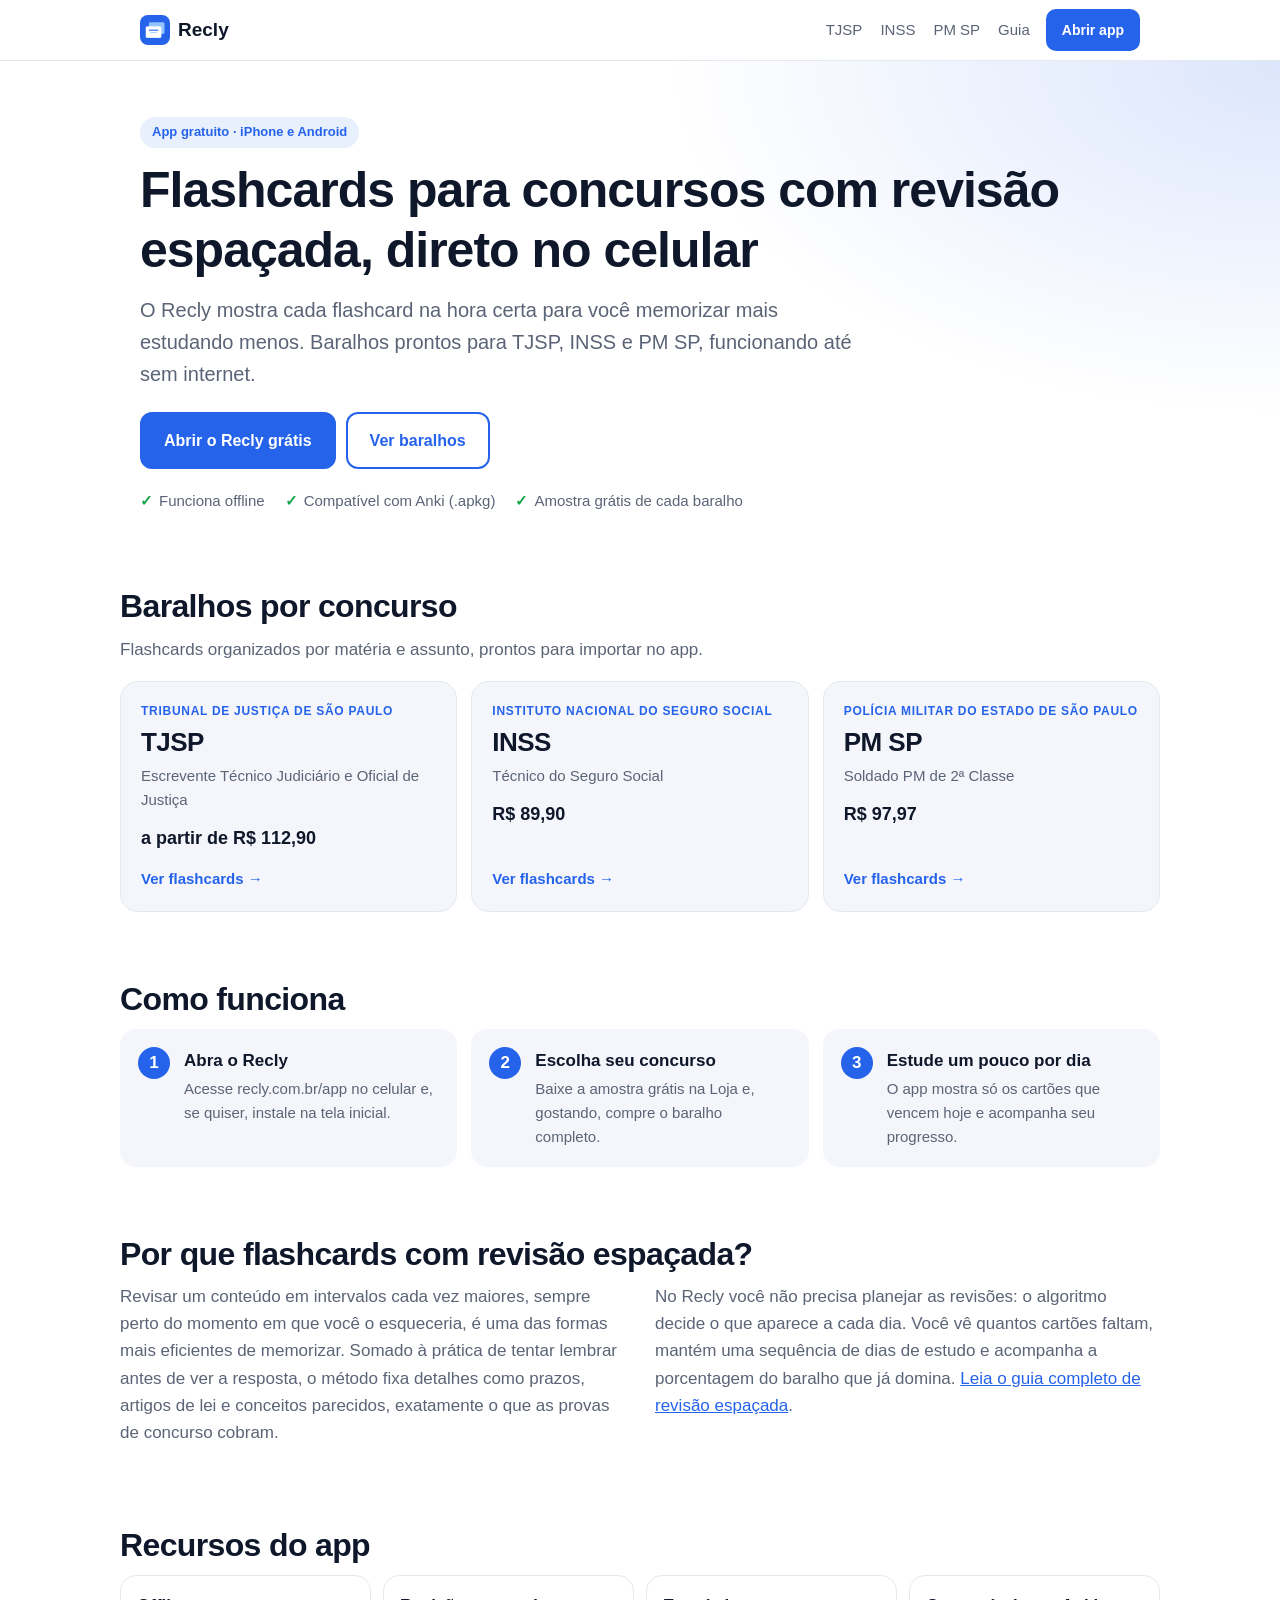
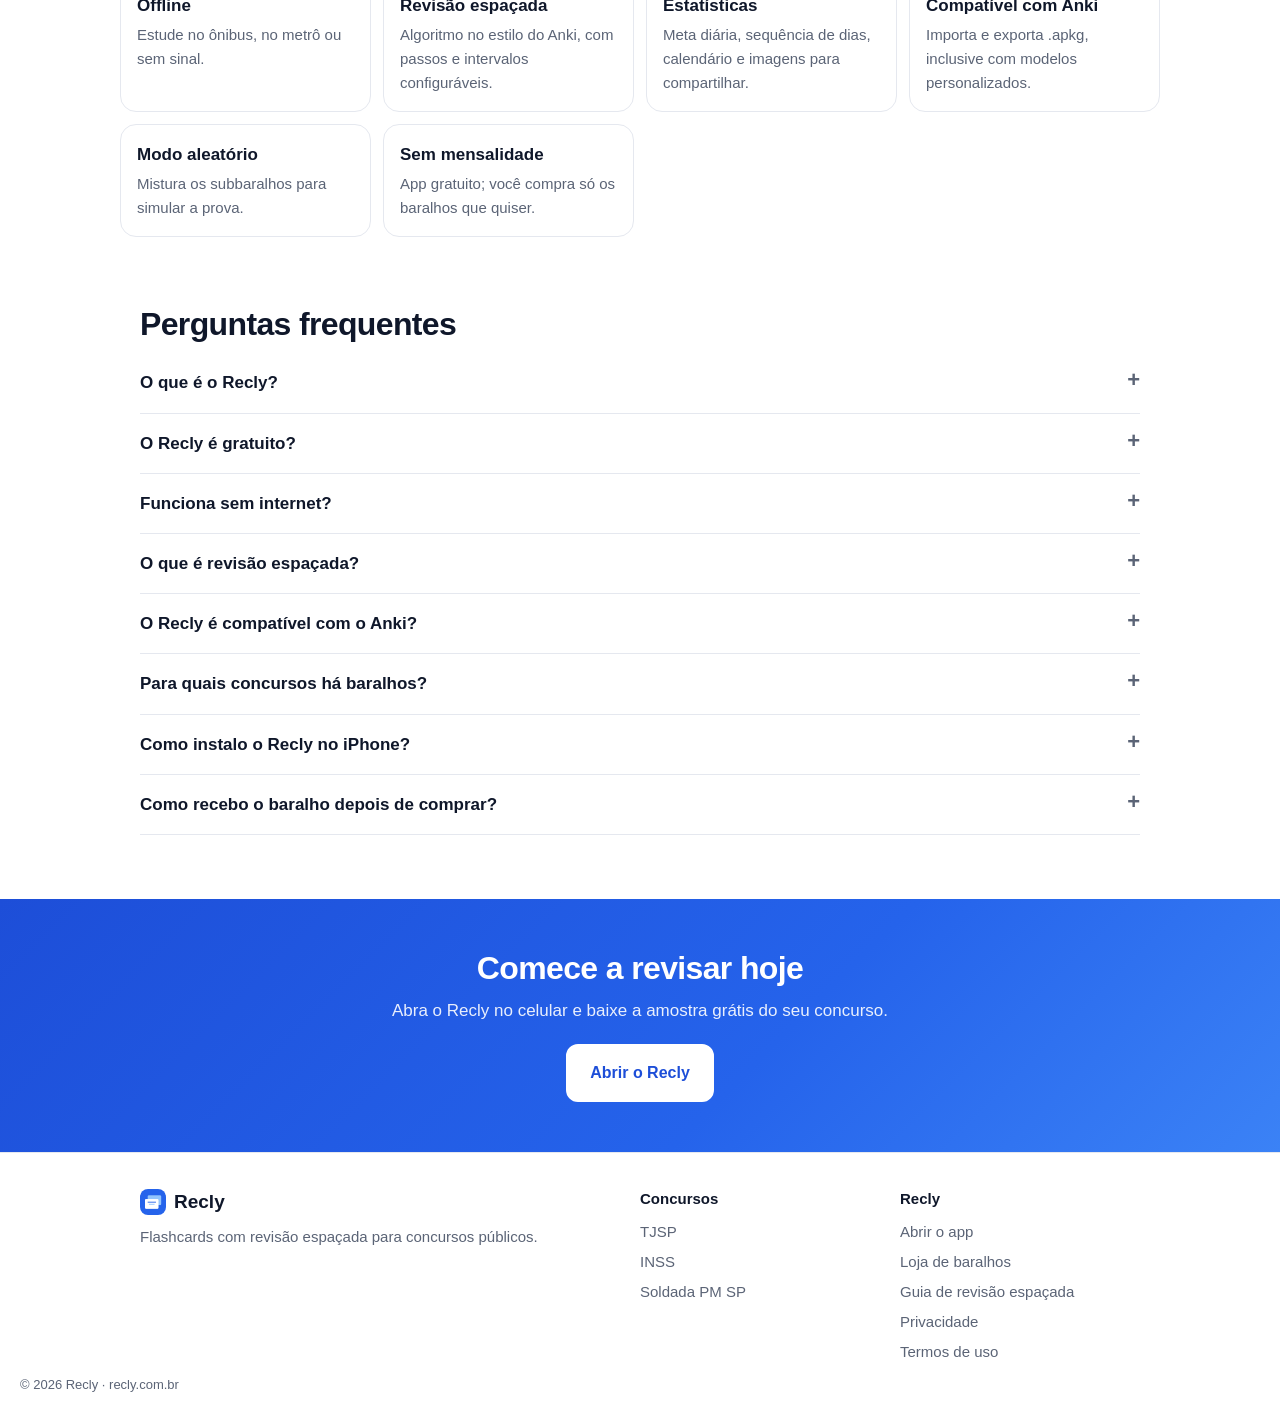
<file: index.html>
<!doctype html>
<html lang="pt-BR">
<head>
<meta charset="utf-8">
<meta name="viewport" content="width=device-width,initial-scale=1">
<title>Recly: flashcards para concursos com revisão espaçada (TJSP, INSS, PM SP)</title>
<meta name="description" content="App gratuito de flashcards com revisão espaçada para concursos públicos. Baralhos prontos para TJSP, INSS e PM SP, no iPhone e Android, offline. Baixe a amostra grátis.">
<link rel="canonical" href="https://recly.com.br/">
<meta name="robots" content="index,follow,max-image-preview:large">
<meta name="theme-color" content="#2563eb">
<meta property="og:type" content="website"><meta property="og:locale" content="pt_BR"><meta property="og:site_name" content="Recly">
<meta property="og:title" content="Recly: flashcards para concursos com revisão espaçada (TJSP, INSS, PM SP)"><meta property="og:description" content="App gratuito de flashcards com revisão espaçada para concursos públicos. Baralhos prontos para TJSP, INSS e PM SP, no iPhone e Android, offline. Baixe a amostra grátis.">
<meta property="og:url" content="https://recly.com.br/"><meta property="og:image" content="https://recly.com.br/og-recly.png">
<meta property="og:image:width" content="1200"><meta property="og:image:height" content="630">
<meta name="twitter:card" content="summary_large_image">
<link rel="icon" type="image/png" href="/icon-192.png"><link rel="apple-touch-icon" href="/apple-touch-icon.png">
<link rel="stylesheet" href="/assets/site.css">
<script type="application/ld+json">
{
 "@context": "https://schema.org",
 "@graph": [
  {
   "@type": "Organization",
   "@id": "https://recly.com.br/#org",
   "name": "Recly",
   "url": "https://recly.com.br/",
   "logo": "https://recly.com.br/icon-512.png"
  },
  {
   "@type": "WebSite",
   "@id": "https://recly.com.br/#site",
   "name": "Recly",
   "url": "https://recly.com.br/",
   "inLanguage": "pt-BR",
   "publisher": {
    "@id": "https://recly.com.br/#org"
   }
  },
  {
   "@type": "SoftwareApplication",
   "@id": "https://recly.com.br/#app",
   "name": "Recly",
   "url": "https://recly.com.br/app/",
   "applicationCategory": "EducationalApplication",
   "operatingSystem": "iOS, Android, Web",
   "description": "App de flashcards com revisão espaçada para estudar para concursos públicos no celular, offline e compatível com baralhos do Anki (.apkg).",
   "offers": {
    "@type": "Offer",
    "price": "0",
    "priceCurrency": "BRL"
   },
   "publisher": {
    "@id": "https://recly.com.br/#org"
   },
   "inLanguage": "pt-BR"
  },
  {
   "@type": "FAQPage",
   "mainEntity": [
    {
     "@type": "Question",
     "name": "O que é o Recly?",
     "acceptedAnswer": {
      "@type": "Answer",
      "text": "O Recly é um app de flashcards com revisão espaçada para estudar para concursos públicos no celular. Ele funciona no iPhone e no Android, direto do navegador, e pode ser instalado na tela inicial como um app."
     }
    },
    {
     "@type": "Question",
     "name": "O Recly é gratuito?",
     "acceptedAnswer": {
      "@type": "Answer",
      "text": "Sim, o app é gratuito. Os baralhos prontos de cada concurso são vendidos na Loja do app, e cada um tem uma amostra grátis para você experimentar antes de comprar."
     }
    },
    {
     "@type": "Question",
     "name": "Funciona sem internet?",
     "acceptedAnswer": {
      "@type": "Answer",
      "text": "Sim. Depois de importar um baralho, você estuda totalmente offline. A internet só é necessária para abrir o app pela primeira vez e para comprar ou baixar baralhos."
     }
    },
    {
     "@type": "Question",
     "name": "O que é revisão espaçada?",
     "acceptedAnswer": {
      "@type": "Answer",
      "text": "É um método de estudo em que cada conteúdo é revisado em intervalos cada vez maiores, sempre perto do momento em que você o esqueceria. Isso reforça a memória com menos tempo de estudo."
     }
    },
    {
     "@type": "Question",
     "name": "O Recly é compatível com o Anki?",
     "acceptedAnswer": {
      "@type": "Answer",
      "text": "Sim. O Recly importa e exporta baralhos no formato .apkg do Anki, incluindo modelos de cartão personalizados."
     }
    },
    {
     "@type": "Question",
     "name": "Para quais concursos há baralhos?",
     "acceptedAnswer": {
      "@type": "Answer",
      "text": "Atualmente há baralhos para os concursos do TJSP, do INSS e de Soldado da PM SP. Novos baralhos aparecem na Loja do app."
     }
    },
    {
     "@type": "Question",
     "name": "Como instalo o Recly no iPhone?",
     "acceptedAnswer": {
      "@type": "Answer",
      "text": "Abra recly.com.br/app no Safari, toque em Compartilhar e depois em “Adicionar à Tela de Início”. O app também tem, na aba Mais, um guia com esse passo a passo."
     }
    },
    {
     "@type": "Question",
     "name": "Como recebo o baralho depois de comprar?",
     "acceptedAnswer": {
      "@type": "Answer",
      "text": "Após o pagamento você recebe o arquivo do baralho (.apkg). Salve-o no celular e toque em “Importar” no Recly."
     }
    }
   ]
  }
 ]
}
</script>
</head>
<body>
<header class="nav"><div class="wrap">
<a class="logo" href="/"><img src="/icon-192.png" alt="" width="30" height="30">Recly</a>
<nav class="links"><a href="/concursos/tjsp/">TJSP</a><a href="/concursos/inss/">INSS</a><a href="/concursos/pmsp/">PM SP</a><a href="/guia/revisao-espacada-para-concursos/">Guia</a></nav>
<a class="btn sm" href="/app/">Abrir app</a>
</div></header>
<main>

<section class="hero"><div class="wrap">
<span class="pill">App gratuito · iPhone e Android</span>
<h1>Flashcards para concursos com revisão espaçada, direto no celular</h1>
<p class="lead">O Recly mostra cada flashcard na hora certa para você memorizar mais estudando menos. Baralhos prontos para TJSP, INSS e PM SP, funcionando até sem internet.</p>
<div class="cta"><a class="btn" href="/app/">Abrir o Recly grátis</a><a class="btn ghost" href="#concursos">Ver baralhos</a></div>
<ul class="ticks"><li>Funciona offline</li><li>Compatível com Anki (.apkg)</li><li>Amostra grátis de cada baralho</li></ul>
</div></section>
<section class="sec wrap" id="concursos"><h2>Baralhos por concurso</h2>
<p class="sub">Flashcards organizados por matéria e assunto, prontos para importar no app.</p>
<div class="cgrid"><a class="ccard" href="/concursos/tjsp/" data-match="tjsp|TJSP|Tribunal de Justi">
<span class="ck">Tribunal de Justiça de São Paulo</span><h3>TJSP</h3><p>Escrevente Técnico Judiciário e Oficial de Justiça</p>
<span class="cprice" data-price></span><span class="more">Ver flashcards →</span></a><a class="ccard" href="/concursos/inss/" data-match="inss|INSS|Seguro Social">
<span class="ck">Instituto Nacional do Seguro Social</span><h3>INSS</h3><p>Técnico do Seguro Social</p>
<span class="cprice" data-price></span><span class="more">Ver flashcards →</span></a><a class="ccard" href="/concursos/pmsp/" data-match="pmsp|PMSP|PM ?SP|Pol[ií]cia Militar|Soldado">
<span class="ck">Polícia Militar do Estado de São Paulo</span><h3>PM SP</h3><p>Soldado PM de 2ª Classe</p>
<span class="cprice" data-price></span><span class="more">Ver flashcards →</span></a></div></section>
<section class="sec wrap"><h2>Como funciona</h2><ol class="steps">
<li><b>Abra o Recly</b><span>Acesse recly.com.br/app no celular e, se quiser, instale na tela inicial.</span></li>
<li><b>Escolha seu concurso</b><span>Baixe a amostra grátis na Loja e, gostando, compre o baralho completo.</span></li>
<li><b>Estude um pouco por dia</b><span>O app mostra só os cartões que vencem hoje e acompanha seu progresso.</span></li>
</ol></section>
<section class="sec wrap"><h2>Por que flashcards com revisão espaçada?</h2>
<div class="two"><p>Revisar um conteúdo em intervalos cada vez maiores, sempre perto do momento em que você o esqueceria, é uma das formas mais eficientes de memorizar. Somado à prática de tentar lembrar antes de ver a resposta, o método fixa detalhes como prazos, artigos de lei e conceitos parecidos, exatamente o que as provas de concurso cobram.</p>
<p>No Recly você não precisa planejar as revisões: o algoritmo decide o que aparece a cada dia. Você vê quantos cartões faltam, mantém uma sequência de dias de estudo e acompanha a porcentagem do baralho que já domina. <a href="/guia/revisao-espacada-para-concursos/">Leia o guia completo de revisão espaçada</a>.</p></div></section>
<section class="sec wrap"><h2>Recursos do app</h2><div class="feat">
<div><b>Offline</b><span>Estude no ônibus, no metrô ou sem sinal.</span></div>
<div><b>Revisão espaçada</b><span>Algoritmo no estilo do Anki, com passos e intervalos configuráveis.</span></div>
<div><b>Estatísticas</b><span>Meta diária, sequência de dias, calendário e imagens para compartilhar.</span></div>
<div><b>Compatível com Anki</b><span>Importa e exporta .apkg, inclusive com modelos personalizados.</span></div>
<div><b>Modo aleatório</b><span>Mistura os subbaralhos para simular a prova.</span></div>
<div><b>Sem mensalidade</b><span>App gratuito; você compra só os baralhos que quiser.</span></div>
</div></section>
<div class="wrap"><section class="sec" id="perguntas"><h2>Perguntas frequentes</h2><div class="faq"><details><summary>O que é o Recly?</summary><p>O Recly é um app de flashcards com revisão espaçada para estudar para concursos públicos no celular. Ele funciona no iPhone e no Android, direto do navegador, e pode ser instalado na tela inicial como um app.</p></details><details><summary>O Recly é gratuito?</summary><p>Sim, o app é gratuito. Os baralhos prontos de cada concurso são vendidos na Loja do app, e cada um tem uma amostra grátis para você experimentar antes de comprar.</p></details><details><summary>Funciona sem internet?</summary><p>Sim. Depois de importar um baralho, você estuda totalmente offline. A internet só é necessária para abrir o app pela primeira vez e para comprar ou baixar baralhos.</p></details><details><summary>O que é revisão espaçada?</summary><p>É um método de estudo em que cada conteúdo é revisado em intervalos cada vez maiores, sempre perto do momento em que você o esqueceria. Isso reforça a memória com menos tempo de estudo.</p></details><details><summary>O Recly é compatível com o Anki?</summary><p>Sim. O Recly importa e exporta baralhos no formato .apkg do Anki, incluindo modelos de cartão personalizados.</p></details><details><summary>Para quais concursos há baralhos?</summary><p>Atualmente há baralhos para os concursos do TJSP, do INSS e de Soldado da PM SP. Novos baralhos aparecem na Loja do app.</p></details><details><summary>Como instalo o Recly no iPhone?</summary><p>Abra recly.com.br/app no Safari, toque em Compartilhar e depois em “Adicionar à Tela de Início”. O app também tem, na aba Mais, um guia com esse passo a passo.</p></details><details><summary>Como recebo o baralho depois de comprar?</summary><p>Após o pagamento você recebe o arquivo do baralho (.apkg). Salve-o no celular e toque em “Importar” no Recly.</p></details></div></section></div>
<section class="final"><div class="wrap"><h2>Comece a revisar hoje</h2><p>Abra o Recly no celular e baixe a amostra grátis do seu concurso.</p><a class="btn light" href="/app/">Abrir o Recly</a></div></section>
</main>
<footer class="foot"><div class="wrap">
<div><a class="logo" href="/"><img src="/icon-192.png" alt="" width="26" height="26">Recly</a>
<p>Flashcards com revisão espaçada para concursos públicos.</p></div>
<div><b>Concursos</b><a href="/concursos/tjsp/">TJSP</a><a href="/concursos/inss/">INSS</a><a href="/concursos/pmsp/">Soldada PM SP</a></div>
<div><b>Recly</b><a href="/app/">Abrir o app</a><a href="/app/#loja">Loja de baralhos</a><a href="/guia/revisao-espacada-para-concursos/">Guia de revisão espaçada</a><a href="/privacidade/">Privacidade</a><a href="/termos/">Termos de uso</a></div>
</div><p class="copy wrap">© 2026 Recly · recly.com.br</p></footer>
<script src="/assets/site.js" defer></script>
</body>
</html>
</file>
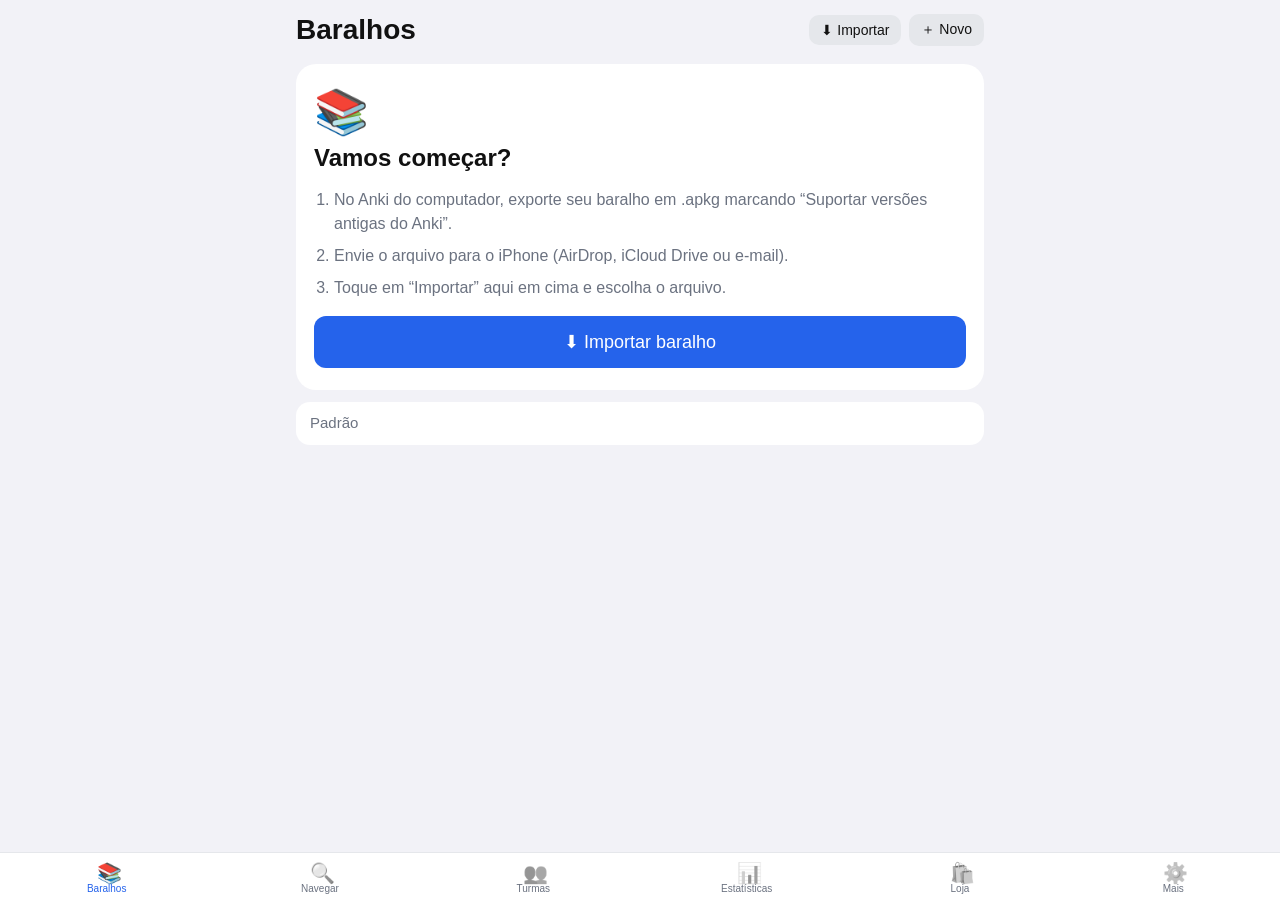
<file: app/index.html>
<!doctype html>
<html lang="pt-BR">
<head>
<meta charset="utf-8">
<meta name="viewport" content="width=device-width,initial-scale=1,viewport-fit=cover,user-scalable=no">
<title>Recly · App de flashcards</title>
<meta name="description" content="Abra o Recly: estude flashcards com revisão espaçada, offline, no celular.">
<meta name="robots" content="noindex">
<link rel="canonical" href="https://recly.com.br/">
<meta name="theme-color" content="#2563eb">
<meta name="apple-mobile-web-app-capable" content="yes">
<meta name="mobile-web-app-capable" content="yes">
<meta name="apple-mobile-web-app-title" content="Recly">
<meta name="apple-mobile-web-app-status-bar-style" content="default">
<link rel="manifest" href="manifest.webmanifest">
<link rel="apple-touch-icon" href="apple-touch-icon.png">
<link rel="icon" type="image/png" href="icon-192.png">
<style>
:root{--bg:#f2f2f7;--card:#fff;--fg:#111;--mut:#6b7280;--line:#e5e7eb;--pri:#2563eb;--danger:#dc2626;--n:#2563eb;--l:#dc2626;--r:#16a34a;--sat:env(safe-area-inset-top);--sab:env(safe-area-inset-bottom)}
@media(prefers-color-scheme:dark){:root{--bg:#000;--card:#1c1c1e;--fg:#f5f5f7;--mut:#9ca3af;--line:#2c2c2e;--pri:#3b82f6}}
*{box-sizing:border-box;-webkit-tap-highlight-color:transparent}
html,body{margin:0;height:100%;background:var(--bg);color:var(--fg);font:16px -apple-system,BlinkMacSystemFont,"Segoe UI",Roboto,sans-serif;overscroll-behavior:none}
#app{display:flex;flex-direction:column;height:100%;height:100dvh}
main#view{flex:1;overflow-y:auto;-webkit-overflow-scrolling:touch;padding:calc(var(--sat) + 8px) 16px 24px;max-width:720px;width:100%;margin:0 auto}
.tabs{display:flex;background:var(--card);border-top:1px solid var(--line);padding-bottom:var(--sab)}
.tab{flex:1;border:0;background:none;color:var(--mut);padding:8px 0 6px;font-size:11px;display:flex;flex-direction:column;align-items:center;gap:2px}
.tab .ic{font-size:20px;filter:grayscale(1);opacity:.7}.tab.on{color:var(--pri)}.tab.on .ic{filter:none;opacity:1}
h1{font-size:28px;margin:6px 0}h3{margin:4px 0 10px}h4{margin:16px 0 4px;color:var(--mut);font-size:13px;text-transform:uppercase;letter-spacing:.04em}
.top{display:flex;justify-content:space-between;align-items:center;margin-bottom:8px}
.row{display:flex;gap:8px;align-items:center}.row.end{justify-content:flex-end;margin-top:14px}.row.wrap{flex-wrap:wrap}.col{display:flex;flex-direction:column;gap:10px}
.btn{border:0;border-radius:12px;padding:12px 16px;font-size:16px;background:var(--line);color:var(--fg);font-weight:500}
.btn:active{opacity:.7}.btn.primary{background:var(--pri);color:#fff}.btn.danger{background:#fee2e2;color:var(--danger)}
@media(prefers-color-scheme:dark){.btn.danger{background:#3b1212}}
.btn.small{padding:7px 12px;font-size:14px;border-radius:10px}.btn.big{padding:15px;font-size:18px}.btn.wide{width:100%}
.input{width:100%;padding:11px 12px;border-radius:10px;border:1px solid var(--line);background:var(--card);color:var(--fg);font-size:16px}
.input.ta{min-height:76px;resize:vertical;font-family:inherit}.input.num{width:110px;text-align:right}
.lbl{display:flex;flex-direction:column;gap:4px;font-size:13px;color:var(--mut)}.lbl .input{color:var(--fg);font-size:16px}
.list{background:var(--card);border-radius:14px;overflow:hidden}
.brow:last-child{border-bottom:0}.brow:active{background:var(--line)}
.cnt{width:56px;text-align:right;font-variant-numeric:tabular-nums;font-weight:600}.cnt.n,.legend .n,.bigcounts .n{color:var(--n)}.cnt.l,.legend .l,.bigcounts .l{color:var(--l)}.cnt.r,.legend .r,.bigcounts .r{color:var(--r)}.cnt.z{opacity:.25;font-weight:400}
.legend{display:flex;justify-content:flex-end;gap:0;font-size:11px;margin:0 14px 4px}.legend span{width:56px;text-align:right}
.empty{text-align:center;color:var(--mut);padding:30px 10px}
.bigcounts{display:flex;justify-content:space-around;margin:8px 0 14px;font-size:13px}.bigcounts div{display:flex;flex-direction:column;align-items:center}.bigcounts b{font-size:32px}
.brow{padding:10px 14px;border-bottom:1px solid var(--line)}.b1{font-weight:500}.b2{color:var(--mut);font-size:14px;white-space:nowrap;overflow:hidden;text-overflow:ellipsis}
.b1{display:-webkit-box;-webkit-line-clamp:2;-webkit-box-orient:vertical;overflow:hidden}
.chip{font-size:11px;background:var(--line);border-radius:6px;padding:2px 6px}.chip.warn{background:#fef3c7;color:#92400e}.chip.bad{background:#fee2e2;color:#991b1b}
.muted{color:var(--mut);font-size:14px}.muted.s{font-size:12px}.center{text-align:center}.pre{white-space:pre-wrap}
.card2{background:var(--card);border-radius:14px;padding:14px;margin:12px 0}.srow{display:flex;justify-content:space-between;padding:6px 0;border-bottom:1px solid var(--line)}.srow:last-child{border:0}
.chart{width:100%;color:var(--fg)}
.overlay{position:fixed;inset:0;background:#0007;display:flex;align-items:flex-end;justify-content:center;z-index:50}
.sheet{background:var(--card);width:100%;max-width:560px;border-radius:18px 18px 0 0;padding:18px 18px calc(18px + var(--sab));max-height:88dvh;overflow-y:auto}
.sheet.full{max-height:94dvh;height:94dvh}
@media(min-width:600px){.overlay{align-items:center}.sheet{border-radius:18px}}
.frow{display:flex;justify-content:space-between;align-items:center;gap:10px;padding:8px 0;border-bottom:1px solid var(--line)}.frow small{display:block;color:var(--mut);font-size:11px}
.frow input[type=checkbox]{width:24px;height:24px}
.sticky{position:sticky;bottom:-18px;background:var(--card);padding:10px 0;margin-top:10px}
.spinner{width:34px;height:34px;border:4px solid var(--line);border-top-color:var(--pri);border-radius:50%;animation:sp 1s linear infinite;margin:6px auto 12px}@keyframes sp{to{transform:rotate(360deg)}}
.toast{position:fixed;left:50%;transform:translateX(-50%);bottom:calc(90px + var(--sab));background:#111d;color:#fff;padding:10px 16px;border-radius:20px;z-index:99;font-size:14px}
.study{position:fixed;inset:0;background:var(--bg);z-index:40;display:flex;flex-direction:column}
.stop{display:flex;justify-content:space-between;align-items:center;padding:calc(var(--sat) + 8px) 12px 8px}
.scounts{font-weight:700;font-variant-numeric:tabular-nums;font-size:18px;display:flex;gap:10px}.scounts .n{color:var(--n)}.scounts .l{color:var(--l)}.scounts .r{color:var(--r)}
.cardscroll{flex:1;display:flex;min-height:0}.cardframe{flex:1;width:100%;border:0;background:transparent;color-scheme:light dark}
.sbottom{display:flex;gap:8px;padding:10px 12px calc(12px + var(--sab));background:var(--card);border-top:1px solid var(--line)}
.ans{flex:1;border:0;border-radius:12px;padding:8px 0 10px;color:#fff;font-size:16px;font-weight:600;display:flex;flex-direction:column;align-items:center}.ans small{font-size:11px;opacity:.9;font-weight:400}
.a1{background:#dc2626}.a2{background:#f59e0b}.a3{background:#16a34a}.a4{background:#2563eb}
.fmt .btn{min-width:44px}

.tog{display:inline-block;width:26px;color:var(--mut);padding:6px 0;margin:-6px 0}.dname{font-size:16px;line-height:1.25}
/* ---- Progresso ---- */
:root{--h0:#e5e7eb;--h1:#c7d2fe;--h2:#a5b4fc;--h3:#818cf8;--h4:#4f46e5;--c-new:#60a5fa;--c-lrn:#f87171;--c-young:#fbbf24;--c-mature:#34d399}
@media(prefers-color-scheme:dark){:root{--h0:#2c2c2e;--h1:#3730a3;--h2:#4f46e5;--h3:#6366f1;--h4:#a5b4fc}}
.row.between{justify-content:space-between}.row.between h3{margin:0}
.hero{display:flex;justify-content:space-between;align-items:center;gap:8px;border-radius:24px;padding:22px 20px;margin:10px 0 12px;color:#fff;background:linear-gradient(135deg,#6366f1,#8b5cf6 55%,#ec4899);box-shadow:0 10px 30px #8b5cf655}
.hero-l{display:flex;flex-direction:column;align-items:flex-start;min-width:0}.flame{font-size:40px;line-height:1}.streak{font-size:76px;font-weight:800;line-height:1;letter-spacing:-2px}
.streak-l{font-size:17px;font-weight:600;opacity:.95}.best{font-size:13px;opacity:.8;margin-top:6px}.badge2{margin-top:10px;background:#fff3;border-radius:20px;padding:5px 12px;font-size:13px;font-weight:600}
.hero-r{display:flex;flex-direction:column;align-items:center;flex:0 0 128px}.ring{width:128px;height:128px}.goal-edit{font-size:12px;opacity:.85;margin-top:2px}
.week{display:flex;justify-content:space-between;margin-top:10px}.wd{display:flex;flex-direction:column;align-items:center;gap:6px;font-size:12px;color:var(--mut)}.wd.today{color:var(--fg);font-weight:700}
.dot{width:36px;height:36px;border-radius:50%;border:2px solid var(--line);display:flex;align-items:center;justify-content:center;color:#fff;font-weight:800}
.dot.on{background:linear-gradient(135deg,#8b5cf6,#ec4899);border-color:transparent}.wd.today .dot:not(.on){border-color:#8b5cf6}
.heatwrap{display:flex;gap:6px;margin-top:10px}.heatdays{display:grid;grid-template-rows:repeat(7,1fr);gap:3px;font-size:9px;color:var(--mut);padding-bottom:0}
.heat{flex:1;display:grid;grid-template-rows:repeat(7,1fr);grid-auto-flow:column;gap:3px}
.hc{display:block;aspect-ratio:1;border-radius:4px;background:var(--h0)}.hc.l1{background:var(--h1)}.hc.l2{background:var(--h2)}.hc.l3{background:var(--h3)}.hc.l4{background:var(--h4)}.hc.fut{background:transparent}
.heatlegend{display:flex;align-items:center;justify-content:flex-end;gap:4px;font-size:11px;color:var(--mut);margin-top:10px}.heatlegend .hc{width:12px;height:12px;aspect-ratio:auto}
.stack{display:flex;height:16px;border-radius:8px;overflow:hidden;gap:2px;margin:8px 0}.stack>div{min-width:4px}
.c-new{background:var(--c-new)}.c-lrn{background:var(--c-lrn)}.c-young{background:var(--c-young)}.c-mature{background:var(--c-mature)}
.legend2{display:flex;flex-wrap:wrap;gap:6px 14px;font-size:12px;color:var(--mut)}.sw{display:inline-block;width:10px;height:10px;border-radius:3px;margin-right:5px}
.tiles{display:grid;grid-template-columns:1fr 1fr;gap:10px;margin:12px 0}.tile{background:var(--card);border-radius:18px;padding:14px}
.tic{font-size:22px}.tbig{font-size:26px;font-weight:800;margin-top:4px;font-variant-numeric:tabular-nums}.tlab{font-size:12px;color:var(--mut)}
.btn.primary.share{margin-top:6px;background:linear-gradient(135deg,#6366f1,#ec4899)}
.sharebox{margin:6px 0 12px}.sharecv{width:100%;max-width:340px;display:block;margin:0 auto;border-radius:18px;box-shadow:0 8px 24px #0004}

/* ---- Baralhos ---- */
.dhero{display:flex;align-items:center;justify-content:space-between;gap:12px;border-radius:22px;padding:18px 18px;margin:6px 0 12px;color:#fff;background:linear-gradient(135deg,#2563eb,#7c3aed);box-shadow:0 8px 24px #4f46e544}
.dh-l{flex:1;min-width:0}.dh-big{font-size:46px;font-weight:800;line-height:1;letter-spacing:-1px}.dh-sub{font-size:15px;font-weight:600;margin:2px 0 10px}.dh-min{font-size:12px;opacity:.85;margin-top:6px}
.pbar{height:8px;border-radius:6px;background:#fff3;overflow:hidden}.pbar>div{height:100%;background:#fff;border-radius:6px}
.btn.dh-btn{background:#fff;color:#4338ca;font-weight:700;padding:14px 18px;white-space:nowrap}
.chips{display:flex;gap:8px;overflow-x:auto;padding:10px 0 12px;-webkit-overflow-scrolling:touch}
.chip2{border:1px solid var(--line);background:var(--card);color:var(--fg);border-radius:20px;padding:7px 13px;font-size:13px;white-space:nowrap}.chip2.on{background:var(--pri);border-color:var(--pri);color:#fff}
.welcome{background:var(--card);border-radius:20px;padding:22px 18px;margin:12px 0;text-align:left}.welcome h2{margin:6px 0 10px}.wl-ic{font-size:44px}.welcome ol{padding-left:20px;color:var(--mut);line-height:1.5}.welcome li{margin-bottom:8px}
.drow{padding:12px 14px 12px;border-bottom:1px solid var(--line);cursor:pointer}.drow:last-child{border-bottom:0}.drow:active{background:var(--line)}
.drow.d0{background:var(--card)}.drow.d1,.drow.d2,.drow.d3,.drow.d4{background:var(--card)}
.drow.d0 .dtitle{font-weight:700;font-size:17px}.drow:not(.d0) .dtitle{font-size:15px}
.dline{display:flex;align-items:center;gap:2px}.dtitle{flex:1;line-height:1.25;overflow-wrap:anywhere}
.drow.idle .dtitle{color:var(--mut)}.drow.idle.d0 .dtitle{color:var(--fg)}
.tog{display:inline-block;width:26px;flex:0 0 26px;color:var(--mut);padding:6px 0;margin:-6px 0}
.play{flex:0 0 38px;width:38px;height:38px;border-radius:50%;border:0;background:var(--pri);color:#fff;font-size:14px;padding-left:3px;margin-left:8px}.play:active{opacity:.7}
.dmeta{display:flex;justify-content:space-between;align-items:center;gap:8px;margin-top:5px;font-size:12px;color:var(--mut)}
.pills{display:flex;gap:5px;flex-shrink:0}.pill{font-size:12px;font-weight:700;padding:2px 9px;border-radius:12px;font-variant-numeric:tabular-nums}
.pill.n{background:#dbeafe;color:#1d4ed8}.pill.l{background:#fee2e2;color:#b91c1c}.pill.r{background:#dcfce7;color:#15803d}.pill.ok{background:transparent;color:var(--mut);font-weight:500;padding:2px 0}
@media(prefers-color-scheme:dark){.pill.n{background:#1e3a8a;color:#bfdbfe}.pill.l{background:#7f1d1d;color:#fecaca}.pill.r{background:#14532d;color:#bbf7d0}}
.mbar{display:flex;height:4px;border-radius:3px;background:var(--line);overflow:hidden;margin-top:7px}.mbar i{display:block;height:100%}
.path{margin:-6px 0 8px}
.grid2{display:grid;grid-template-columns:1fr 1fr;gap:8px}.grid2 .btn{padding:12px 8px}

.seg{display:flex;gap:6px;overflow-x:auto;padding:2px 0 10px;-webkit-overflow-scrolling:touch}.segb{border:0;border-radius:18px;padding:8px 13px;font-size:14px;background:var(--line);color:var(--fg);white-space:nowrap;font-weight:500}.segb.on{background:var(--pri);color:#fff}
.seg{flex-wrap:wrap;overflow:visible}.segb{padding:8px 12px}
/* ---- Loja ---- */
.tab{min-width:0}.tab span:last-child{font-size:10px;white-space:nowrap}
.shopnote{background:var(--card);border-radius:12px;padding:10px 12px;margin:10px 0;font-size:13px;color:var(--mut)}
.scard{background:var(--card);border-radius:18px;overflow:hidden;margin:14px 0;box-shadow:0 2px 10px rgba(0,0,0,.06)}
.scov{height:92px;display:flex;align-items:center;justify-content:center;font-size:46px;position:relative}
.sbadge{position:absolute;top:10px;right:10px;background:#fff;color:#16a34a;font-size:12px;padding:3px 9px;border-radius:99px}
.sbody{padding:14px}.stitle{font-size:18px;font-weight:700}.ssub{color:var(--mut);font-size:14px;margin-top:2px}
.sdesc{font-size:14px;line-height:1.45;margin:10px 0}.smeta{display:flex;gap:14px;flex-wrap:wrap;color:var(--mut);font-size:13px;margin-bottom:12px}
.srow2{display:flex;align-items:center;gap:8px;flex-wrap:wrap}.srow2 .btn.primary{flex:1}.sprice{font-size:20px;font-weight:800;width:100%}
.linkbtn{background:none;border:0;color:var(--mut);font-size:12px;text-decoration:underline;padding:8px}
.code{background:var(--line);border-radius:10px;padding:10px;font-size:11px;overflow:auto;white-space:pre;max-height:220px}
.sheet .input{margin:0 0 8px}.sheet .btn.wide{margin-top:8px}
.steps{margin:6px 0 0;padding-left:20px;font-size:14px;line-height:1.5}
.srow2 .btn{flex:1 1 auto}
/* ---- Loja v2: vitrine + página de produto ---- */
.shophead{font-size:15px;color:var(--mut);margin:2px 0 12px}
.pgrid{display:grid;grid-template-columns:1fr 1fr;gap:12px;margin-top:8px}
.pcard{display:flex;flex-direction:column;text-align:left;background:var(--card);border:0;border-radius:16px;overflow:hidden;padding:0;color:var(--fg);box-shadow:0 1px 8px rgba(0,0,0,.07);font:inherit}
.pcard:active{transform:scale(.98)}
.pcov,.phero{position:relative;display:flex;align-items:center;justify-content:center;overflow:hidden}
.pcov{aspect-ratio:4/3}.phero{aspect-ratio:16/10}
.pcov img,.phero img{position:absolute;inset:0;width:100%;height:100%;object-fit:cover}
.pemoji{font-size:38px}.phero .pemoji{font-size:84px}
.pbadge{position:absolute;top:8px;left:8px;background:#fff;color:#111;font-size:10px;font-weight:800;padding:3px 8px;border-radius:99px;text-transform:uppercase;letter-spacing:.03em;z-index:1}
.pinfo{padding:10px 11px 12px;display:flex;flex-direction:column;gap:3px;flex:1}
.ptitle{font-weight:700;font-size:14px;line-height:1.25;display:-webkit-box;-webkit-line-clamp:2;-webkit-box-orient:vertical;overflow:hidden}
.psub{font-size:12px;color:var(--mut);display:-webkit-box;-webkit-line-clamp:2;-webkit-box-orient:vertical;overflow:hidden}
.pprice{display:flex;align-items:baseline;gap:5px;flex-wrap:wrap;margin-top:4px}.pprice b{font-size:17px;font-weight:800}
.pprice s,.ph-price s,.pfoot s{color:var(--mut);font-size:12px}.pprice i,.ph-price i{font-style:normal;background:#dcfce7;color:#15803d;font-size:11px;font-weight:800;padding:1px 6px;border-radius:6px}
.psample{margin-top:auto;padding-top:6px;font-size:11.5px;font-weight:600;color:#16a34a}
.ppage{position:fixed;inset:0;z-index:40;background:var(--bg);display:flex;flex-direction:column;animation:pin .22s ease-out}
.ppage.out{animation:pout .22s ease-in forwards}
@keyframes pin{from{transform:translateX(100%)}to{transform:none}}@keyframes pout{to{transform:translateX(100%)}}
.pbar{display:flex;align-items:center;gap:8px;padding:calc(var(--sat) + 12px) 12px 12px;background:var(--card);border-bottom:1px solid var(--line)}
.pbar span{font-weight:600;font-size:15px;white-space:nowrap;overflow:hidden;text-overflow:ellipsis}
.pback{border:0;background:none;color:var(--pri);font-size:17px;padding:6px 4px;white-space:nowrap}
.pscroll{flex:1;overflow-y:auto;-webkit-overflow-scrolling:touch}
.pmain{padding:16px 16px 24px;max-width:720px;margin:0 auto}
.ph-title{font-size:23px;line-height:1.2;margin:0 0 6px}.ph-sub{color:var(--mut);margin:0 0 10px}
.ph-price{display:flex;align-items:baseline;gap:8px}.ph-price b{font-size:30px;font-weight:800}.ph-price s{font-size:16px}
.pfacts{display:grid;grid-template-columns:repeat(4,1fr);gap:8px;margin:16px 0}
.pfacts div{background:var(--card);border-radius:12px;padding:10px 4px;display:flex;flex-direction:column;align-items:center;text-align:center;gap:1px}
.pfacts span{font-size:20px}.pfacts b{font-size:13px}.pfacts small{font-size:11px;color:var(--mut)}
.pbtns{display:flex;flex-direction:column;gap:10px}.psamplebtn{background:#dcfce7;color:#15803d;font-weight:700}
.psec{background:var(--card);border-radius:14px;padding:14px 16px;margin-top:14px}.psec h3{margin:0 0 8px;font-size:17px}.psec p{margin:6px 0;line-height:1.5;font-size:15px}
.plist{list-style:none;margin:0;padding:0}.plist li{display:flex;gap:10px;padding:7px 0;font-size:15px;line-height:1.4;border-bottom:1px solid var(--line)}.plist li:last-child{border:0}
.pfaq{border-bottom:1px solid var(--line);padding:9px 0}.pfaq:last-child{border:0}.pfaq summary{font-weight:600;font-size:15px}.pfaq p{color:var(--mut)}
.pfoot{display:flex;align-items:center;justify-content:space-between;gap:12px;padding:10px 16px calc(var(--sab) + 10px);background:var(--card);border-top:1px solid var(--line)}
.pfoot div{display:flex;flex-direction:column}.pfoot b{font-size:20px;font-weight:800}.pfoot .btn{flex:1;max-width:220px}
@media(prefers-color-scheme:dark){.pprice i,.ph-price i,.psamplebtn{background:#14532d;color:#bbf7d0}}
/* ---- Loja v3: capas e página de produto ---- */
.ic{display:inline-flex;width:20px;height:20px;flex:none}.ic svg{width:100%;height:100%}.ic.s{width:15px;height:15px}.ic.big{width:34px;height:34px}
.pcov.gen,.phero.gen{background:radial-gradient(120% 90% at 100% 0%,color-mix(in srgb,var(--c) 55%,#fff) 0%,transparent 60%),linear-gradient(150deg,var(--c),color-mix(in srgb,var(--c) 55%,#000));color:#fff;flex-direction:column;align-items:stretch;justify-content:space-between;padding:10px 11px}
.gtop,.gfoot,.gtitle{position:relative;z-index:0}.pcov:not(.gen) .gtop,.pcov:not(.gen) .gtitle,.pcov:not(.gen) .gfoot,.phero:not(.gen) .gtop,.phero:not(.gen) .gtitle,.phero:not(.gen) .gfoot{display:none}
.gtop{display:flex;justify-content:space-between;font-size:9px;font-weight:800;letter-spacing:.12em;text-transform:uppercase;opacity:.85}
.gtitle{font-weight:800;font-size:15px;line-height:1.15;letter-spacing:-.01em;display:-webkit-box;-webkit-line-clamp:4;-webkit-box-orient:vertical;overflow:hidden;text-shadow:0 1px 8px rgba(0,0,0,.18)}
.gfoot{font-size:10px;font-weight:700;opacity:.85}
.pcov.gen .pbadge{display:none}.pcov.gen .gtop{padding-right:0}
.phero.gen{padding:22px 22px 18px}.phero .gtop{font-size:11px}.phero .gtitle{font-size:30px;-webkit-line-clamp:3}.phero .gfoot{font-size:13px}
.psample{display:flex;align-items:center;gap:5px}
.pbar{justify-content:flex-start}.pback{display:flex;align-items:center;gap:2px;font-weight:500}
.pbt{opacity:0;transition:opacity .2s}.pbar.t .pbt{opacity:1}
.xwrap{max-width:720px;margin:0 auto;padding:0 0 28px}
.xhero{padding:14px 16px 0}.xhero .phero{border-radius:20px;aspect-ratio:4/3;box-shadow:0 10px 30px rgba(0,0,0,.14)}
.xhead{padding:18px 18px 4px}.xtags{display:flex;gap:6px;flex-wrap:wrap;margin-bottom:8px}.xtags:empty{display:none}
.xtag{font-size:11px;font-weight:700;text-transform:uppercase;letter-spacing:.05em;background:var(--line);color:var(--mut);padding:4px 9px;border-radius:99px}.xtag.hot{background:#fef3c7;color:#92400e}
.xtitle{font-size:25px;line-height:1.18;letter-spacing:-.02em;margin:0}.xsub{color:var(--mut);font-size:15px;line-height:1.4;margin:8px 0 0}
.xbuy{margin:16px 16px 0;background:var(--card);border-radius:18px;padding:18px;display:flex;flex-direction:column;gap:10px;box-shadow:0 1px 10px rgba(0,0,0,.05)}
.xold{display:flex;align-items:center;gap:8px}.xold s{color:var(--mut);font-size:15px}.xold i{font-style:normal;background:#16a34a;color:#fff;font-size:11px;font-weight:800;padding:3px 7px;border-radius:6px}
.xnow{font-size:34px;font-weight:800;letter-spacing:-.02em;line-height:1.1}.xinst{color:var(--mut);font-size:14px}
.xprice{margin-bottom:4px}.xprice.c{text-align:center}.xprice.c .xold{justify-content:center}
.xcta,.xsample{display:flex;align-items:center;justify-content:center;gap:8px;font-weight:700}
.xsample{background:transparent;border:2px solid #16a34a;color:#16a34a}
.xsecure{display:flex;align-items:center;justify-content:center;gap:6px;color:var(--mut);font-size:12px;margin-top:2px}
.xtrust{display:grid;grid-template-columns:repeat(3,1fr);gap:8px;margin:12px 16px 0}
.xtrust div{display:flex;flex-direction:column;align-items:center;gap:6px;text-align:center;font-size:12px;font-weight:600;color:var(--mut);padding:10px 4px}
.xtrust .ic{color:var(--pri);width:22px;height:22px}
.xsec{margin:14px 16px 0;background:var(--card);border-radius:18px;padding:18px}.xsec h3{font-size:18px;margin:0 0 12px;letter-spacing:-.01em}
.xstats{display:grid;grid-template-columns:1fr 1fr;gap:10px}
.xstats div{background:var(--bg);border-radius:14px;padding:12px;display:flex;flex-direction:column;gap:2px}.xstats .ic{color:var(--pri);margin-bottom:4px}.xstats b{font-size:18px}.xstats small{color:var(--mut);font-size:12px}
.xdesc p{margin:0 0 10px;line-height:1.6;font-size:15px}.xdesc p:last-child{margin:0}
.xchecks{list-style:none;margin:0;padding:0;display:flex;flex-direction:column;gap:12px}.xchecks li{display:flex;gap:12px;font-size:15px;line-height:1.45}
.xchecks .ic{width:22px;height:22px;padding:3px;border-radius:99px;background:color-mix(in srgb,var(--pri) 14%,transparent);color:var(--pri)}.xchecks .ic.ok{background:#dcfce7;color:#16a34a}
.xtopics{margin:0;padding:0;list-style:none;counter-reset:t;display:flex;flex-direction:column}
.xtopics li{counter-increment:t;display:flex;gap:12px;align-items:center;padding:10px 0;border-bottom:1px solid var(--line);font-size:15px}.xtopics li:last-child{border:0}
.xtopics li::before{content:counter(t,decimal-leading-zero);font-size:12px;font-weight:800;color:var(--pri);min-width:22px}
.xsteps{list-style:none;margin:0;padding:0;counter-reset:s;display:flex;flex-direction:column;gap:0}
.xsteps li{counter-increment:s;position:relative;padding:0 0 18px 46px;display:flex;flex-direction:column;gap:2px;font-size:14px;color:var(--mut);line-height:1.45}
.xsteps li b{color:var(--fg);font-size:15px}
.xsteps li::before{content:counter(s);position:absolute;left:0;top:-2px;width:30px;height:30px;border-radius:99px;background:var(--pri);color:#fff;font-weight:800;display:flex;align-items:center;justify-content:center;font-size:14px}
.xsteps li::after{content:'';position:absolute;left:14px;top:30px;bottom:0;width:2px;background:var(--line)}.xsteps li:last-child{padding-bottom:0}.xsteps li:last-child::after{display:none}
.xguar{display:flex;gap:14px;align-items:flex-start;background:linear-gradient(135deg,#ecfdf5,#d1fae5);color:#065f46}.xguar h3{margin-bottom:4px;color:#065f46}.xguar p{margin:0;line-height:1.5;font-size:14px}.xguar .ic{color:#059669}
.xfaq details{border-bottom:1px solid var(--line)}.xfaq details:last-child{border:0}
.xfaq summary{list-style:none;display:flex;justify-content:space-between;align-items:center;gap:10px;padding:13px 0;font-weight:600;font-size:15px;cursor:pointer}.xfaq summary::-webkit-details-marker{display:none}
.xfaq summary .ic{color:var(--mut);transition:transform .2s}.xfaq details[open] summary .ic{transform:rotate(180deg)}.xfaq p{margin:0 0 14px;color:var(--mut);line-height:1.55;font-size:14px}
.xend{text-align:center}.xend p{color:var(--mut);margin:-6px 0 12px;font-size:14px}.xend .xprice{margin:0 0 12px}
.pfoot{box-shadow:0 -4px 20px rgba(0,0,0,.06)}
@media(prefers-color-scheme:dark){.xtag.hot{background:#422006;color:#fde68a}.xchecks .ic.ok{background:#14532d;color:#86efac}.xguar{background:linear-gradient(135deg,#052e22,#064e3b);color:#a7f3d0}.xguar h3{color:#d1fae5}.xsample{border-color:#22c55e;color:#4ade80}}
/* ---- Instalar na tela inicial ---- */
.ig-card{display:flex;align-items:center;gap:12px;width:100%;border:0;text-align:left;color:var(--fg);font:inherit;background:linear-gradient(135deg,color-mix(in srgb,var(--pri) 12%,var(--card)),var(--card))}
.ig-card img{width:46px;height:46px;border-radius:11px;box-shadow:0 2px 8px rgba(0,0,0,.15)}
.ig-card div{flex:1;display:flex;flex-direction:column;gap:2px}.ig-card b{font-size:16px}.ig-card small{color:var(--mut);font-size:13px}
.ig-go{font-size:26px;color:var(--mut)}.ig-card.ok{background:var(--card)}.ig-big{width:40px;height:40px;border-radius:99px;background:#dcfce7;color:#16a34a;display:flex;align-items:center;justify-content:center;font-weight:800;font-size:20px}
.ig-head{display:flex;align-items:center;gap:12px;margin-bottom:6px}.ig-head img{width:52px;height:52px;border-radius:12px}.ig-head h3{margin:0}.ig-head small{color:var(--mut)}
.ig-list{list-style:none;margin:10px 0 14px;padding:0;display:flex;flex-direction:column;gap:12px}
.ig-step{display:flex;gap:12px;align-items:flex-start;background:var(--bg);border-radius:14px;padding:12px}
.ig-n{flex:none;width:28px;height:28px;border-radius:99px;background:var(--pri);color:#fff;font-weight:800;display:flex;align-items:center;justify-content:center;font-size:14px}
.ig-step div{display:flex;flex-direction:column;gap:3px}.ig-step b{font-size:15px;display:flex;align-items:center;gap:4px;flex-wrap:wrap}.ig-step small{color:var(--mut);font-size:13px;line-height:1.4}
.ig-ico{display:inline-flex;width:24px;height:24px;color:var(--pri)}.ig-ico svg{width:100%;height:100%}
@media(prefers-color-scheme:dark){.ig-big{background:#14532d;color:#86efac}}
/* ---- Importar CSV ---- */
.csvmap{display:flex;flex-direction:column;gap:8px}
.csvrow{display:grid;grid-template-columns:1fr 1.1fr;gap:10px;align-items:center;background:var(--bg);border-radius:12px;padding:8px 10px}
.csvrow div{display:flex;flex-direction:column;min-width:0}.csvrow b{font-size:14px;white-space:nowrap;overflow:hidden;text-overflow:ellipsis}
.csvrow small{color:var(--mut);font-size:12px;white-space:nowrap;overflow:hidden;text-overflow:ellipsis}.csvrow .input{padding:8px;font-size:15px}
.csvprev{background:var(--bg);border-radius:12px;padding:10px 12px;margin:8px 0;display:flex;flex-direction:column;gap:4px;font-size:14px}
.csvprev div{display:grid;grid-template-columns:110px 1fr;gap:8px}.csvprev span{color:var(--mut);overflow:hidden;text-overflow:ellipsis;white-space:nowrap}.csvprev em{font-style:normal;overflow:hidden;text-overflow:ellipsis;white-space:nowrap}
.sheet .lbl{margin-bottom:10px}
/* ---- Turmas ---- */
.glogin .gl-hero{text-align:center;padding:10px 10px 4px}.gl-ic{font-size:52px}.glogin h2{margin:6px 0}.gl-hero p{color:var(--mut);margin:0 0 6px}
.gl-feats{list-style:none;padding:0;margin:10px 0;display:grid;gap:8px}.gl-feats li{background:var(--card);border-radius:12px;padding:10px 12px;font-size:15px}
.input.code{font-size:24px;letter-spacing:.3em;text-align:center;font-weight:700}
.ghello{display:flex;flex-direction:column;background:linear-gradient(135deg,color-mix(in srgb,var(--pri) 14%,var(--card)),var(--card));border-radius:16px;padding:14px 16px;margin:6px 0 4px}
.ghello span{color:var(--mut);font-size:14px}.ghello b{font-size:22px}.ghello small{color:var(--mut);font-size:13px;margin-top:4px}
.glist{display:flex;flex-direction:column;gap:8px}
.grow{display:flex;align-items:center;gap:12px;width:100%;text-align:left;border:0;background:var(--card);color:var(--fg);border-radius:14px;padding:12px 14px;font:inherit}
.grow>div{flex:1;min-width:0;display:flex;flex-direction:column}.grow b{font-size:16px;display:flex;gap:6px;align-items:center;flex-wrap:wrap}.grow small{color:var(--mut);font-size:13px;overflow:hidden;text-overflow:ellipsis;white-space:nowrap}
.gemo{font-size:28px;width:44px;height:44px;border-radius:12px;background:var(--bg);display:flex;align-items:center;justify-content:center;flex:none}.gemo.big{font-size:38px;width:64px;height:64px;border-radius:16px;background:var(--card)}
.gtag{font-size:10px;font-weight:700;text-transform:uppercase;letter-spacing:.04em;background:var(--line);color:var(--mut);padding:2px 7px;border-radius:99px}
.gnote{display:flex;align-items:center;gap:12px;border-radius:14px;padding:12px 14px;margin:8px 0}.gnote div{flex:1;display:flex;flex-direction:column}.gnote small{font-size:13px;opacity:.85}
.gnote.warn{background:#fef3c7;color:#78350f}.gnote.bad{background:#fee2e2;color:#7f1d1d}
.gwrap{max-width:720px;margin:0 auto;padding:16px 16px calc(var(--sab) + 30px)}
.ghead{display:flex;gap:14px;align-items:center}.ghead h2{margin:0;font-size:22px}.ghead small{color:var(--mut)}
.gweek .gwk-top{display:flex;justify-content:space-between;gap:10px;margin-bottom:8px;font-size:15px}.pbar2{height:12px;border-radius:99px;background:var(--line);overflow:hidden;margin-bottom:6px}.pbar2 div{height:100%;background:linear-gradient(90deg,var(--pri),#22c55e);border-radius:99px}
.ginv{text-align:center}.gcode{font-size:28px;font-weight:800;letter-spacing:.2em;margin:8px 0 12px;font-family:ui-monospace,Menlo,monospace}
.grank{display:flex;flex-direction:column;gap:6px}
.grk{display:flex;align-items:center;gap:12px;background:var(--card);border-radius:14px;padding:10px 14px}.grk.me{outline:2px solid var(--pri)}
.grk>div{flex:1;min-width:0;display:flex;flex-direction:column}.grk b{display:flex;gap:6px;align-items:center;flex-wrap:wrap}.grk small{color:var(--mut);font-size:12px}
.gpos{width:34px;text-align:center;font-weight:800;font-size:18px;color:var(--mut)}.gpts{display:flex;flex-direction:column;align-items:flex-end;font-weight:800;font-size:18px}.gpts small{font-weight:500;color:var(--mut);font-size:11px}
@media(prefers-color-scheme:dark){.gnote.warn{background:#422006;color:#fde68a}.gnote.bad{background:#450a0a;color:#fecaca}}
/* ---- Turmas v2 ---- */
.gcards{display:flex;flex-direction:column;gap:12px}
.gcard{display:block;width:100%;text-align:left;border:0;border-radius:20px;padding:16px;color:#fff;font:inherit;background:linear-gradient(135deg,var(--g1),var(--g2));box-shadow:0 8px 24px color-mix(in srgb,var(--g1) 35%,transparent);position:relative;overflow:hidden}
.gcard::after{content:'';position:absolute;right:-40px;top:-40px;width:150px;height:150px;border-radius:50%;background:rgba(255,255,255,.1)}
.gc-top{display:flex;align-items:center;gap:12px}.gc-top>div{flex:1;display:flex;flex-direction:column;min-width:0}.gc-top b{font-size:17px}.gc-top small{opacity:.85;font-size:13px}
.gc-emo{font-size:30px;width:50px;height:50px;border-radius:14px;background:rgba(255,255,255,.2);display:flex;align-items:center;justify-content:center;flex:none}
.gc-pos{display:flex;flex-direction:column;align-items:center;font-size:26px;font-weight:800;line-height:1;background:rgba(255,255,255,.2);border-radius:14px;padding:6px 10px;z-index:1}.gc-pos small{font-size:10px;font-weight:600;opacity:.85;text-transform:uppercase}
.gc-stats{display:grid;grid-template-columns:1fr 1fr 1.3fr;gap:8px;margin-top:14px}.gc-stats div{background:rgba(255,255,255,.14);border-radius:12px;padding:8px 10px;display:flex;flex-direction:column;min-width:0}
.gc-stats b{font-size:17px;white-space:nowrap;overflow:hidden;text-overflow:ellipsis}.gc-stats small{font-size:11px;opacity:.85;white-space:nowrap;overflow:hidden;text-overflow:ellipsis}
.gc-goal{margin-top:12px}.gc-bar{height:8px;border-radius:99px;background:rgba(255,255,255,.25);overflow:hidden;margin-bottom:4px}.gc-bar i{display:block;height:100%;background:#fff;border-radius:99px}.gc-goal small{font-size:12px;opacity:.9}
.gpage .pbar{justify-content:space-between}.pshare{border:0;background:none;font-size:22px;padding:4px 8px}
.ghero{border-radius:24px;padding:18px;color:#fff;background:linear-gradient(140deg,var(--g1),var(--g2));position:relative;overflow:hidden;box-shadow:0 10px 30px color-mix(in srgb,var(--g1) 35%,transparent)}
.ghero::before{content:'';position:absolute;right:-60px;top:-60px;width:200px;height:200px;border-radius:50%;background:rgba(255,255,255,.1)}
.gh-row{display:flex;align-items:center;gap:14px;position:relative}.gh-row h2{margin:0;font-size:22px}.gh-row small{opacity:.85}
.gh-emo{font-size:38px;width:62px;height:62px;border-radius:18px;background:rgba(255,255,255,.2);display:flex;align-items:center;justify-content:center;flex:none}
.gh-week{margin:12px 0 10px;font-size:13px;opacity:.85;font-weight:600}
.gh-stats{display:grid;grid-template-columns:repeat(3,1fr);gap:8px}.gh-stats div{background:rgba(255,255,255,.16);border-radius:14px;padding:10px;display:flex;flex-direction:column;align-items:center}
.gh-stats b{font-size:24px;font-weight:800}.gh-stats small{font-size:12px;opacity:.85}
.gh-share{margin-top:12px;width:100%;border:0;border-radius:12px;padding:11px;background:#fff;color:#111;font-weight:700;font-size:15px}
.gtabs{display:flex;gap:6px;margin:16px 0 4px;background:var(--line);padding:4px;border-radius:12px}.gtab{flex:1;border:0;background:none;padding:9px 4px;border-radius:9px;font-size:14px;font-weight:600;color:var(--mut)}.gtab.on{background:var(--card);color:var(--fg);box-shadow:0 1px 4px rgba(0,0,0,.08)}
.gpanel{background:var(--card);border-radius:18px;padding:16px;margin-top:12px}.gp-head{display:flex;justify-content:space-between;align-items:center;margin-bottom:12px;gap:8px}.gp-head b{font-size:16px}
.goalp{display:flex;align-items:center;gap:16px}.goalp>div:first-child{width:120px;flex:none}.goal-info{display:flex;flex-direction:column;gap:3px}.goal-info small{color:var(--mut);font-size:13px}.gi-big{font-size:28px;font-weight:800}.gi-big small{font-size:15px}
.gring{width:100%}.gr-bg{fill:none;stroke:var(--line);stroke-width:13}.gr-fg{fill:none;stroke:var(--pri);stroke-width:13;stroke-linecap:round;transition:stroke-dashoffset .6s}
.gr-big{font-size:24px;font-weight:800;text-anchor:middle;fill:var(--fg)}.gr-small{font-size:11px;text-anchor:middle;fill:var(--mut)}
.gleg{display:flex;align-items:center;gap:5px;font-size:12px;color:var(--mut)}.gleg i{width:10px;height:10px;border-radius:3px;display:inline-block;margin-left:6px}.lg-g{background:color-mix(in srgb,var(--pri) 30%,transparent)}.lg-m{background:var(--pri)}
.gbars{display:grid;grid-template-columns:repeat(7,1fr);gap:6px;align-items:end;height:150px}
.gb{display:flex;flex-direction:column;align-items:center;height:100%;gap:4px}.gb-v{font-size:10px;color:var(--mut);height:12px}.gb small{font-size:11px;color:var(--mut)}
.gb-col{flex:1;width:100%;position:relative;border-radius:8px;background:var(--bg);overflow:hidden}.gb-col i{position:absolute;bottom:0;border-radius:8px}
.gb-g{left:0;right:0;background:color-mix(in srgb,var(--pri) 30%,transparent)}.gb-m{left:22%;right:22%;background:var(--pri)}.gb.fut .gb-col{opacity:.4}
.ghl{display:grid;grid-template-columns:1fr 1fr;gap:10px;margin-top:12px}
.ghl-i{background:var(--card);border-radius:16px;padding:12px;display:flex;flex-direction:column;gap:1px;min-width:0}.ghl-i span{font-size:22px}.ghl-i small{color:var(--mut);font-size:12px}.ghl-i b{font-size:16px;white-space:nowrap;overflow:hidden;text-overflow:ellipsis}
.gav{width:38px;height:38px;border-radius:50%;display:inline-flex;align-items:center;justify-content:center;color:#fff;font-weight:800;font-size:14px;flex:none}.gav.big{width:58px;height:58px;font-size:20px;border:3px solid var(--card);box-shadow:0 4px 12px rgba(0,0,0,.15)}
.gpodium{display:grid;grid-template-columns:1fr 1.1fr 1fr;gap:8px;align-items:end;margin-top:14px}
.pd{display:flex;flex-direction:column;align-items:center;gap:4px;text-align:center;min-width:0}.pd b{font-size:14px;max-width:100%;white-space:nowrap;overflow:hidden;text-overflow:ellipsis}.pd small{color:var(--mut);font-size:12px}
.pd-base{width:100%;border-radius:14px 14px 6px 6px;display:flex;align-items:flex-start;justify-content:center;padding-top:8px;font-size:28px;margin-top:4px}
.pd1 .pd-base{height:120px;background:linear-gradient(180deg,#fde68a,#f59e0b)}.pd2 .pd-base{height:90px;background:linear-gradient(180deg,#e5e7eb,#9ca3af)}.pd3 .pd-base{height:70px;background:linear-gradient(180deg,#fed7aa,#c2410c)}
.pd.me b{color:var(--pri)}
.grank2{display:flex;flex-direction:column;gap:8px;margin-top:14px}
.grk2{display:flex;align-items:center;gap:10px;background:var(--card);border-radius:16px;padding:10px 12px}.grk2.me{outline:2px solid var(--pri)}
.grk-mid{flex:1;min-width:0;display:flex;flex-direction:column;gap:4px}.grk-mid b{display:flex;gap:6px;align-items:center;font-size:15px;white-space:nowrap;overflow:hidden}.grk-mid small{color:var(--mut);font-size:12px}
.grk-bar{height:6px;border-radius:99px;background:var(--line);overflow:hidden}.grk-bar i{display:block;height:100%;border-radius:99px;background:linear-gradient(90deg,var(--pri),#22c55e)}
.gprev{display:flex;flex-direction:column;gap:8px}.gprev div{display:flex;align-items:center;gap:10px}.gprev span{font-size:22px}.gprev b{flex:1}.gprev small{color:var(--mut)}
.gvs-hero{display:flex;align-items:center;gap:16px}.gvs-hero>div:first-child{width:120px;flex:none}.gvs-hero>div:last-child{display:flex;flex-direction:column;gap:4px}.gvs-hero b{font-size:18px}.gvs-hero small{color:var(--mut)}
.gvs-next{color:var(--pri)!important;font-weight:700}
.cbar{display:grid;grid-template-columns:110px 1fr auto;gap:10px;align-items:center;margin:8px 0;font-size:13px}.cbar span{color:var(--mut)}.cbar b{font-size:14px;min-width:54px;text-align:right}
.cb-t{height:14px;border-radius:99px;background:var(--line);overflow:hidden}.cb-t i{display:block;height:100%;border-radius:99px}
.cbar.m i{background:linear-gradient(90deg,var(--pri),#22c55e)}.cbar.a i{background:#94a3b8}.cbar.l i{background:#f59e0b}.cbar.m span{color:var(--fg);font-weight:700}
.gdots{display:grid;grid-template-columns:repeat(7,1fr);gap:6px}.gdot{display:flex;flex-direction:column;align-items:center;gap:4px}.gdot span{width:36px;height:36px;border-radius:50%;border:2px solid var(--line);display:flex;align-items:center;justify-content:center;font-weight:800;color:#fff}
.gdot.on span{background:#22c55e;border-color:#22c55e}.gdot.fut span{opacity:.4}.gdot small{font-size:11px;color:var(--mut)}

/* ---- Caderno de anotações ---- */
.cardscroll{position:relative}
.pencil{position:absolute;right:14px;bottom:14px;width:46px;height:46px;border-radius:50%;border:1px solid var(--line);background:var(--card);color:var(--mut);display:flex;align-items:center;justify-content:center;box-shadow:0 6px 18px rgba(0,0,0,.14);z-index:2;padding:0;opacity:.92}
.pencil svg,.nb-ic svg,.nb-mini svg,.nb-empty-ic svg{width:21px;height:21px;fill:none;stroke:currentColor;stroke-width:2;stroke-linecap:round;stroke-linejoin:round}
.pencil:active{transform:scale(.92)}
.pencil.has{background:#f59e0b;border-color:#f59e0b;color:#fff;opacity:1}
.pencil.has::after{content:'';position:absolute;top:2px;right:2px;width:10px;height:10px;border-radius:50%;background:#fff;border:2px solid #f59e0b}
.nb-head{display:flex;align-items:center;gap:10px;margin-bottom:6px}.nb-head h3{margin:0}
.nb-ic{width:36px;height:36px;border-radius:11px;background:#fef3c7;color:#b45309;display:flex;align-items:center;justify-content:center}
.nb-lbl{display:flex;align-items:center;gap:6px;font-size:11px;font-weight:700;letter-spacing:.08em;text-transform:uppercase;color:var(--mut);margin:12px 0 6px}
.nb-verso{background:var(--bg);border-radius:12px;padding:12px 14px;font-size:15px;line-height:1.45;max-height:220px;overflow-y:auto;overflow-wrap:anywhere}
.nb-verso img{max-width:100%;height:auto;border-radius:6px}.nb-verso table{border-collapse:collapse;max-width:100%}.nb-verso td,.nb-verso th{border:1px solid var(--line);padding:4px 6px}
.nb-verso .cloze{font-weight:700;color:var(--pri)}.nb-verso ul,.nb-verso ol{padding-left:20px;margin:4px 0}
.nb-ta{min-height:110px;resize:vertical;font:inherit;line-height:1.45}
.nb-acts{margin-top:14px}
.nb-tile{display:flex;align-items:center;gap:12px;width:100%;text-align:left;border:0;background:var(--card);color:var(--fg);border-radius:14px;padding:12px 14px;margin:0 0 10px;font:inherit}
.nb-tile:active{opacity:.75}
.nb-book{width:40px;height:40px;border-radius:12px;background:linear-gradient(145deg,#fde68a,#f59e0b);display:flex;align-items:center;justify-content:center;font-size:21px;flex:none}
.nb-tt{flex:1;min-width:0}.nb-tt b{display:block;font-size:16px;font-weight:600}.nb-tt small{display:block;color:var(--mut);font-size:13px;white-space:nowrap;overflow:hidden;text-overflow:ellipsis}
.nb-chev{color:var(--mut);font-size:22px}
.nb-top{display:flex;justify-content:space-between;align-items:flex-start;gap:10px;margin-bottom:10px}.nb-top h3{margin:0 0 2px}
.nb-chips{margin:10px 0 2px;overflow-x:auto;flex-wrap:nowrap}.nb-chips .chip2{white-space:nowrap}
.nb-list{margin-top:8px}
.nb-group{margin-top:14px}
.nb-entry{background:var(--bg);border:1px solid var(--line);border-radius:16px;padding:4px 14px 12px;margin-bottom:12px}
.nb-entry .nb-verso{background:var(--card);max-height:none}
.nb-note{margin-top:4px}
.nb-note .nb-lbl{color:#b45309}
.nb-mini{display:inline-flex}.nb-mini svg{width:13px;height:13px}
.nb-txt{white-space:pre-wrap;font-size:15px;line-height:1.5;background:#fffbeb;color:#422006;border-left:3px solid #f59e0b;border-radius:4px 12px 12px 4px;padding:10px 12px;overflow-wrap:anywhere}
@media(prefers-color-scheme:dark){.nb-txt{background:#2a2112;color:#fde68a}.nb-ic{background:#3a2a0c;color:#fbbf24}.nb-note .nb-lbl{color:#fbbf24}}
.nb-foot{display:flex;justify-content:space-between;align-items:center;margin-top:10px;gap:8px}.nb-foot .row{gap:6px}
.nb-empty{text-align:center;padding:40px 16px}.nb-empty b{display:block;font-size:17px;margin:12px 0 6px}
.nb-empty-ic{width:60px;height:60px;margin:0 auto;border-radius:18px;background:#fef3c7;color:#b45309;display:flex;align-items:center;justify-content:center}.nb-empty-ic svg{width:28px;height:28px}
.nb-verso .nb-k{font-size:11.5px;font-weight:800;letter-spacing:.07em;color:var(--pri);margin-top:10px}.nb-verso .nb-k:first-child{margin-top:0}
.nb-entry .nb-verso.clip{max-height:230px;overflow:hidden;-webkit-mask-image:linear-gradient(180deg,#000 70%,transparent)}
.nb-more{border:0;background:none;color:var(--pri);font:inherit;font-size:14px;font-weight:600;padding:8px 2px 0}
/* miniatura do cartão no caderno */
.mc{position:relative;margin-top:12px;border-radius:16px;background:var(--card);border:1px solid var(--line);box-shadow:0 8px 22px -10px rgba(0,0,0,.28);overflow:hidden;transform-origin:50% 50%;will-change:transform}
.mc-stage{position:relative;overflow:hidden;height:180px;transition:height .25s ease}
.mc-frame{position:absolute;left:0;top:0;border:0;transform-origin:0 0;pointer-events:none;background:transparent;color-scheme:light dark}
.mc-hit{position:absolute;left:0;right:0;top:0;bottom:38px;cursor:pointer;-webkit-tap-highlight-color:transparent}
.mc.clipped .mc-stage::after{content:'';position:absolute;left:0;right:0;bottom:0;height:70px;background:linear-gradient(180deg,transparent,var(--card));pointer-events:none}
.mc-bar{display:flex;align-items:center;gap:8px;height:38px;padding:0 12px;border-top:1px solid var(--line);font-size:12px}
.mc-tag{font-weight:800;letter-spacing:.08em;text-transform:uppercase;font-size:11px;color:var(--pri);background:color-mix(in srgb,var(--pri) 12%,transparent);padding:3px 8px;border-radius:7px}
.mc.back .mc-tag{color:#16a34a;background:color-mix(in srgb,#16a34a 14%,transparent)}
.mc-hint{color:var(--mut);flex:1}
.mc-zoom{border:0;background:none;color:var(--pri);font:inherit;font-size:13px;font-weight:600;padding:6px 0;margin-left:auto}
.mc-big{width:100%;height:68dvh;border:1px solid var(--line);border-radius:14px;background:transparent;color-scheme:light dark}
.nb-entry{padding:2px 14px 12px}
/* caderno: assuntos recolhíveis */
.nb-group{margin-top:10px;background:var(--bg);border:1px solid var(--line);border-radius:16px;overflow:hidden}
.nb-gh{display:flex;align-items:center;gap:10px;width:100%;padding:12px 14px;border:0;background:var(--card);color:var(--fg);font:inherit;text-align:left}
.nb-gh:active{opacity:.75}
.nb-gic{width:34px;height:34px;border-radius:10px;background:#fef3c7;display:flex;align-items:center;justify-content:center;font-size:17px;flex:none}
@media(prefers-color-scheme:dark){.nb-gic{background:#3a2a0c}}
.nb-gtt{flex:1;min-width:0}.nb-gtt b{display:block;font-size:15px;font-weight:600;white-space:nowrap;overflow:hidden;text-overflow:ellipsis}.nb-gtt small{display:block;color:var(--mut);font-size:12px;white-space:nowrap;overflow:hidden;text-overflow:ellipsis}
.nb-gh i{font-style:normal;font-size:12px;font-weight:700;background:var(--line);color:var(--mut);border-radius:10px;padding:2px 9px;margin:0}
.nb-gchev{color:var(--mut);font-size:22px;transition:transform .2s;width:14px;text-align:center}
.nb-group.open .nb-gchev{transform:rotate(90deg)}
.nb-group.open .nb-gh{border-bottom:1px solid var(--line)}
.nb-gbody{padding:0 10px}.nb-group.open .nb-gbody{padding:10px}
.nb-gbody .nb-entry{background:var(--card)}.nb-gbody .nb-entry:last-child{margin-bottom:0}
.nb-gtt small{white-space:normal;display:-webkit-box;-webkit-line-clamp:3;-webkit-box-orient:vertical;line-height:1.35;margin-top:2px}

</style>
</head>
<body>
<div id="app"><div style="padding:30px;text-align:center">Carregando…</div></div>
<script src="jszip.min.js"></script>
<script src="app.js"></script>
</body>
</html>
</file>
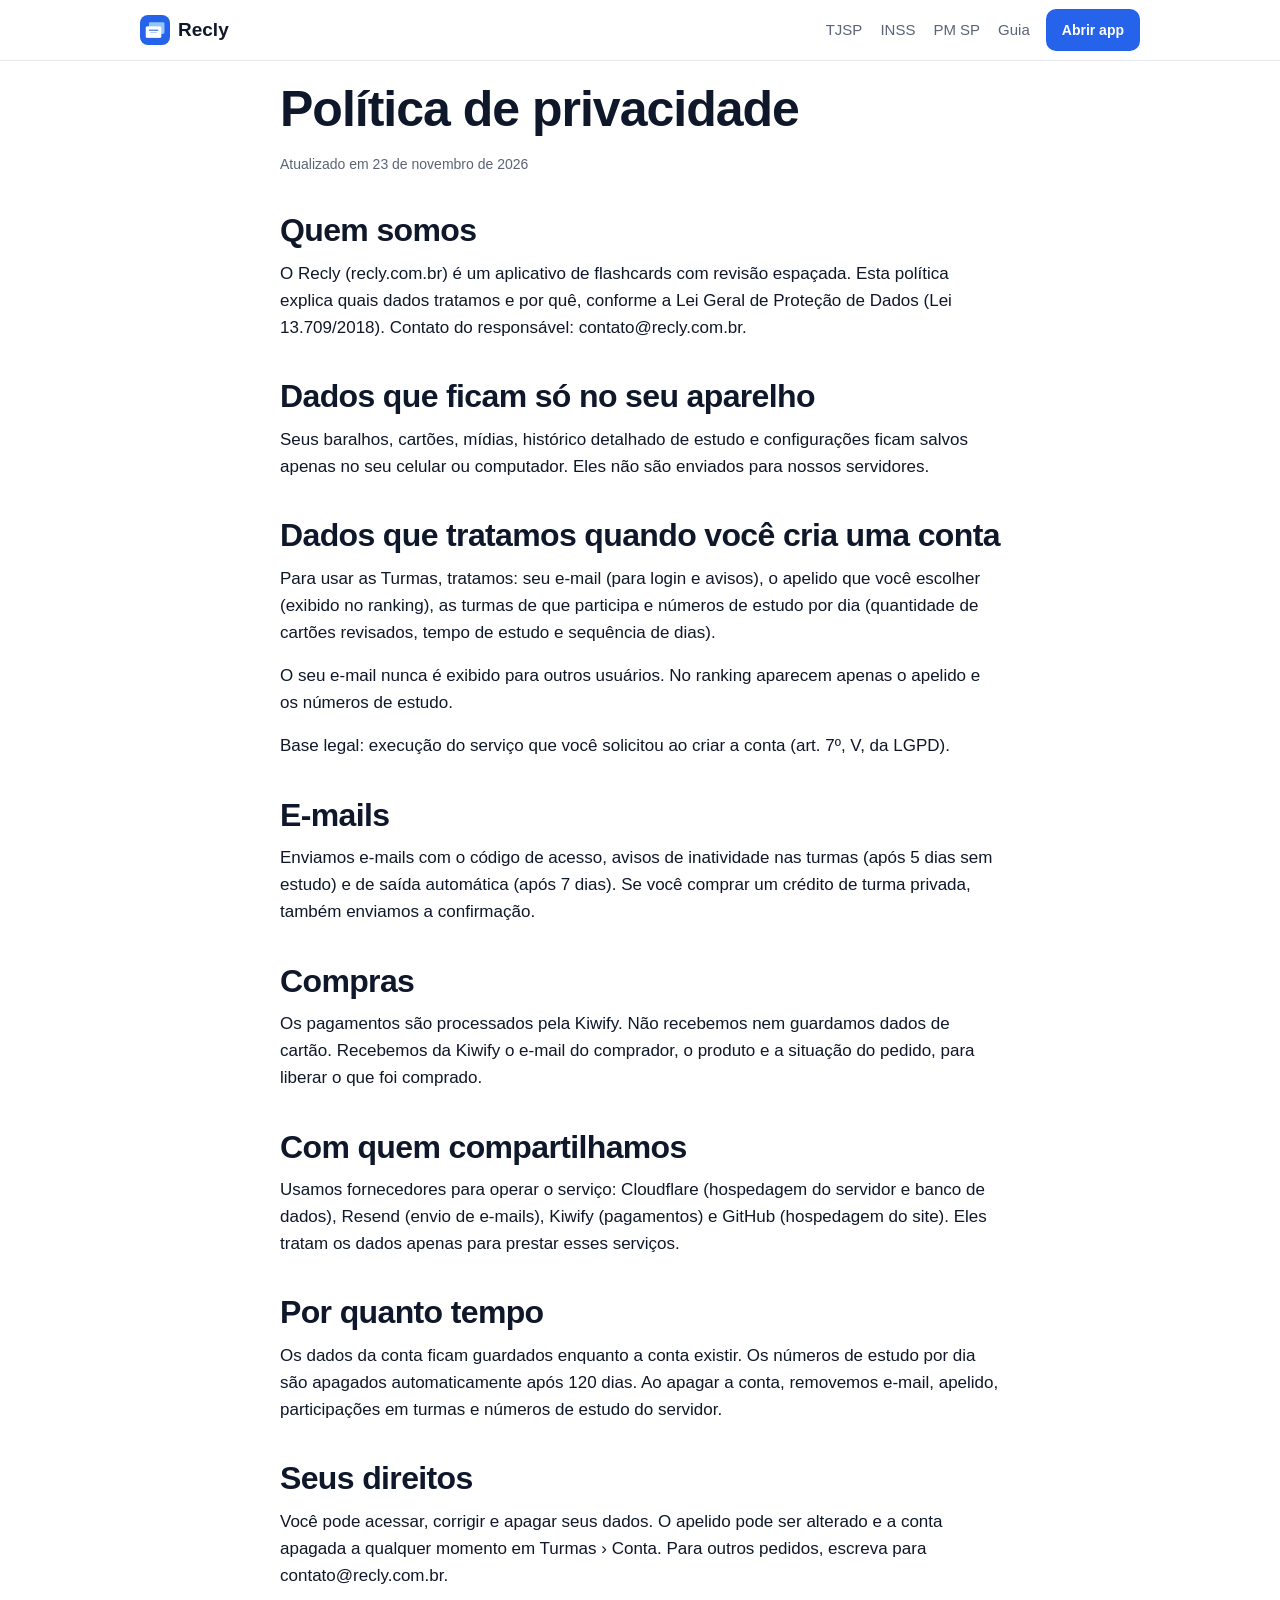
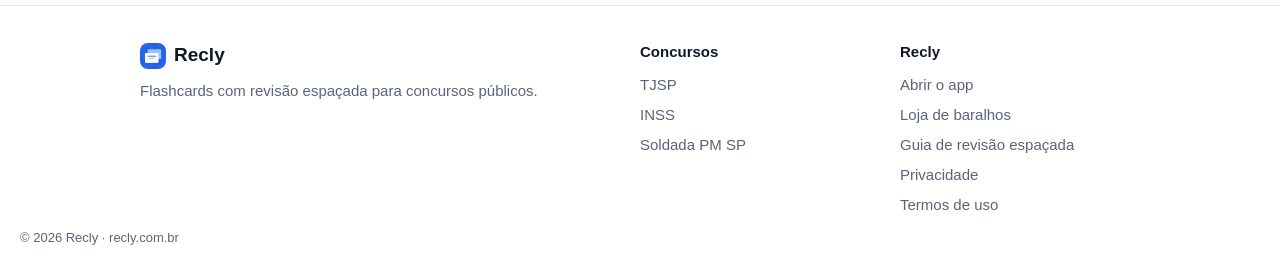
<file: privacidade/index.html>
<!doctype html>
<html lang="pt-BR">
<head>
<meta charset="utf-8">
<meta name="viewport" content="width=device-width,initial-scale=1">
<title>Política de privacidade | Recly</title>
<meta name="description" content="Política de privacidade do Recly, app de flashcards com revisão espaçada para concursos.">
<link rel="canonical" href="https://recly.com.br/privacidade/">
<meta name="robots" content="index,follow,max-image-preview:large">
<meta name="theme-color" content="#2563eb">
<meta property="og:type" content="website"><meta property="og:locale" content="pt_BR"><meta property="og:site_name" content="Recly">
<meta property="og:title" content="Política de privacidade | Recly"><meta property="og:description" content="Política de privacidade do Recly, app de flashcards com revisão espaçada para concursos.">
<meta property="og:url" content="https://recly.com.br/privacidade/"><meta property="og:image" content="https://recly.com.br/og-recly.png">
<meta property="og:image:width" content="1200"><meta property="og:image:height" content="630">
<meta name="twitter:card" content="summary_large_image">
<link rel="icon" type="image/png" href="/icon-192.png"><link rel="apple-touch-icon" href="/apple-touch-icon.png">
<link rel="stylesheet" href="/assets/site.css">
<script type="application/ld+json">
{
 "@context": "https://schema.org",
 "@graph": [
  {
   "@type": "Organization",
   "@id": "https://recly.com.br/#org",
   "name": "Recly",
   "url": "https://recly.com.br/",
   "logo": "https://recly.com.br/icon-512.png"
  }
 ]
}
</script>
</head>
<body>
<header class="nav"><div class="wrap">
<a class="logo" href="/"><img src="/icon-192.png" alt="" width="30" height="30">Recly</a>
<nav class="links"><a href="/concursos/tjsp/">TJSP</a><a href="/concursos/inss/">INSS</a><a href="/concursos/pmsp/">PM SP</a><a href="/guia/revisao-espacada-para-concursos/">Guia</a></nav>
<a class="btn sm" href="/app/">Abrir app</a>
</div></header>
<main>
<article class="art wrap"><h1>Política de privacidade</h1><p class="meta">Atualizado em 23 de novembro de 2026</p><h2>Quem somos</h2><p>O Recly (recly.com.br) é um aplicativo de flashcards com revisão espaçada. Esta política explica quais dados tratamos e por quê, conforme a Lei Geral de Proteção de Dados (Lei 13.709/2018). Contato do responsável: contato@recly.com.br.</p><h2>Dados que ficam só no seu aparelho</h2><p>Seus baralhos, cartões, mídias, histórico detalhado de estudo e configurações ficam salvos apenas no seu celular ou computador. Eles não são enviados para nossos servidores.</p><h2>Dados que tratamos quando você cria uma conta</h2><p>Para usar as Turmas, tratamos: seu e-mail (para login e avisos), o apelido que você escolher (exibido no ranking), as turmas de que participa e números de estudo por dia (quantidade de cartões revisados, tempo de estudo e sequência de dias).</p><p>O seu e-mail nunca é exibido para outros usuários. No ranking aparecem apenas o apelido e os números de estudo.</p><p>Base legal: execução do serviço que você solicitou ao criar a conta (art. 7º, V, da LGPD).</p><h2>E-mails</h2><p>Enviamos e-mails com o código de acesso, avisos de inatividade nas turmas (após 5 dias sem estudo) e de saída automática (após 7 dias). Se você comprar um crédito de turma privada, também enviamos a confirmação.</p><h2>Compras</h2><p>Os pagamentos são processados pela Kiwify. Não recebemos nem guardamos dados de cartão. Recebemos da Kiwify o e-mail do comprador, o produto e a situação do pedido, para liberar o que foi comprado.</p><h2>Com quem compartilhamos</h2><p>Usamos fornecedores para operar o serviço: Cloudflare (hospedagem do servidor e banco de dados), Resend (envio de e-mails), Kiwify (pagamentos) e GitHub (hospedagem do site). Eles tratam os dados apenas para prestar esses serviços.</p><h2>Por quanto tempo</h2><p>Os dados da conta ficam guardados enquanto a conta existir. Os números de estudo por dia são apagados automaticamente após 120 dias. Ao apagar a conta, removemos e-mail, apelido, participações em turmas e números de estudo do servidor.</p><h2>Seus direitos</h2><p>Você pode acessar, corrigir e apagar seus dados. O apelido pode ser alterado e a conta apagada a qualquer momento em Turmas › Conta. Para outros pedidos, escreva para contato@recly.com.br.</p></article>
</main>
<footer class="foot"><div class="wrap">
<div><a class="logo" href="/"><img src="/icon-192.png" alt="" width="26" height="26">Recly</a>
<p>Flashcards com revisão espaçada para concursos públicos.</p></div>
<div><b>Concursos</b><a href="/concursos/tjsp/">TJSP</a><a href="/concursos/inss/">INSS</a><a href="/concursos/pmsp/">Soldada PM SP</a></div>
<div><b>Recly</b><a href="/app/">Abrir o app</a><a href="/app/#loja">Loja de baralhos</a><a href="/guia/revisao-espacada-para-concursos/">Guia de revisão espaçada</a><a href="/privacidade/">Privacidade</a><a href="/termos/">Termos de uso</a></div>
</div><p class="copy wrap">© 2026 Recly · recly.com.br</p></footer>
<script src="/assets/site.js" defer></script>
</body>
</html>
</file>
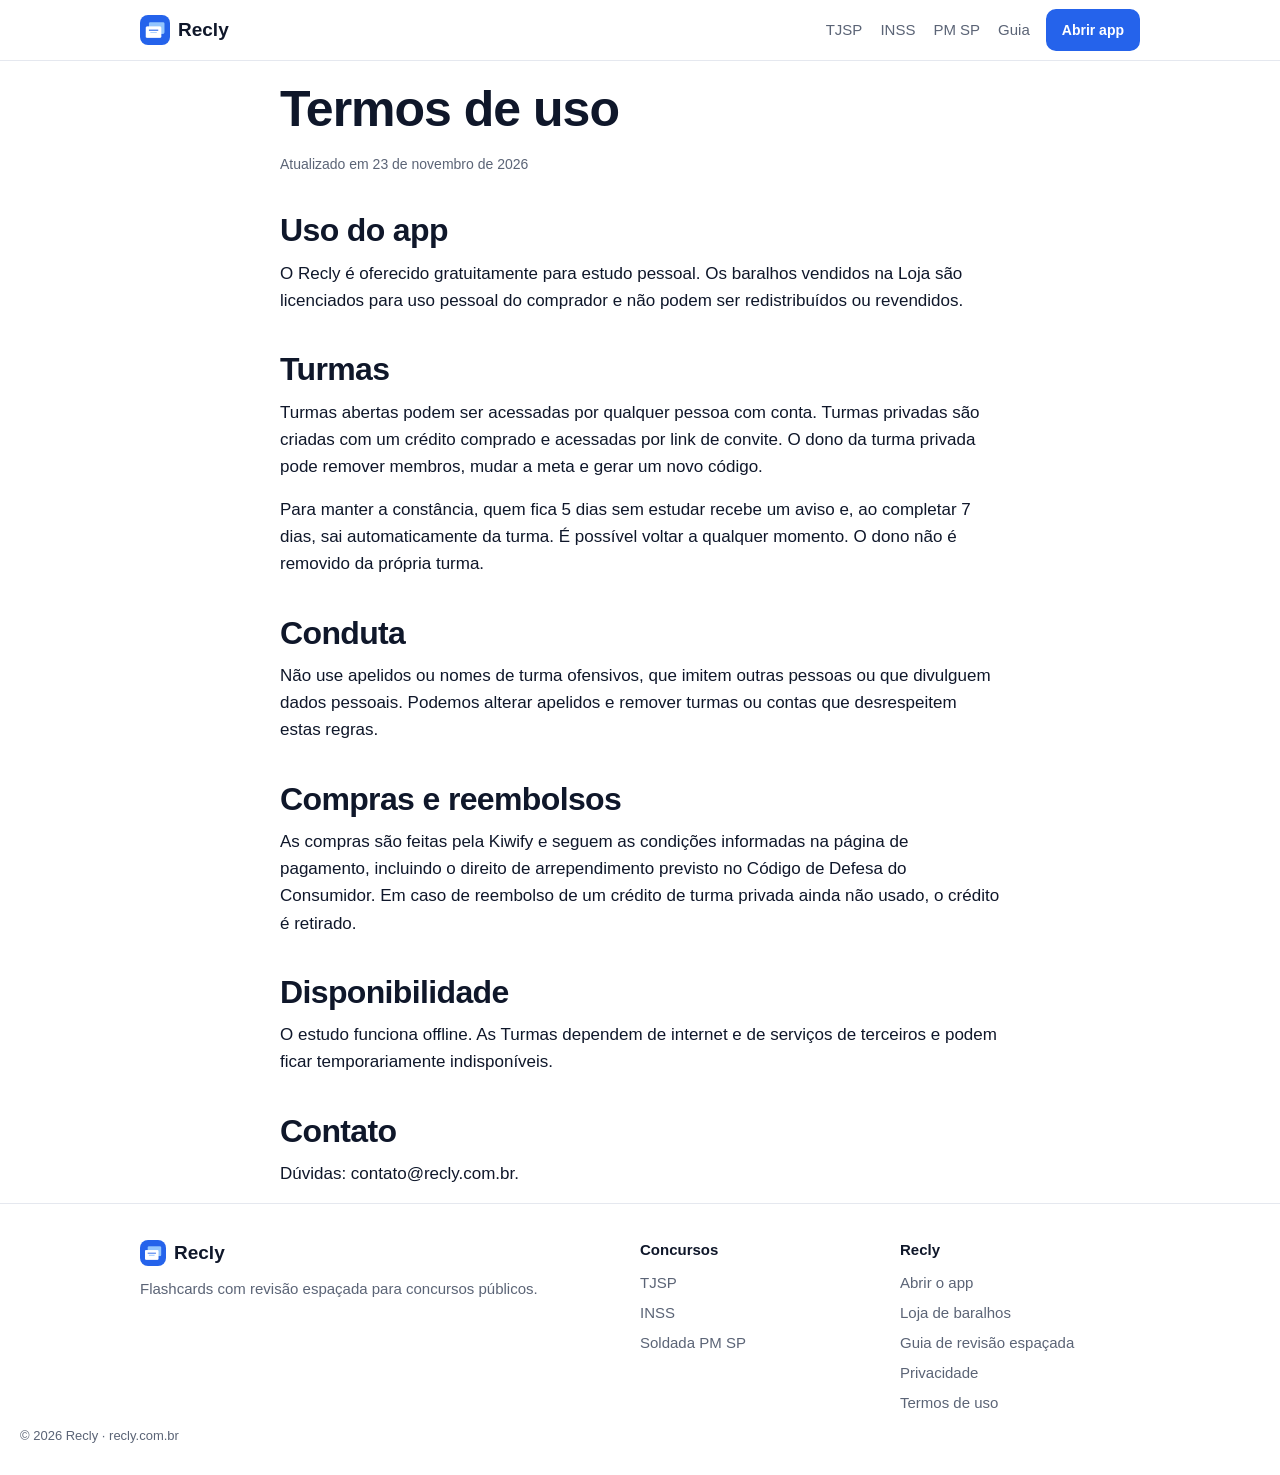
<file: termos/index.html>
<!doctype html>
<html lang="pt-BR">
<head>
<meta charset="utf-8">
<meta name="viewport" content="width=device-width,initial-scale=1">
<title>Termos de uso | Recly</title>
<meta name="description" content="Termos de uso do Recly, app de flashcards com revisão espaçada para concursos.">
<link rel="canonical" href="https://recly.com.br/termos/">
<meta name="robots" content="index,follow,max-image-preview:large">
<meta name="theme-color" content="#2563eb">
<meta property="og:type" content="website"><meta property="og:locale" content="pt_BR"><meta property="og:site_name" content="Recly">
<meta property="og:title" content="Termos de uso | Recly"><meta property="og:description" content="Termos de uso do Recly, app de flashcards com revisão espaçada para concursos.">
<meta property="og:url" content="https://recly.com.br/termos/"><meta property="og:image" content="https://recly.com.br/og-recly.png">
<meta property="og:image:width" content="1200"><meta property="og:image:height" content="630">
<meta name="twitter:card" content="summary_large_image">
<link rel="icon" type="image/png" href="/icon-192.png"><link rel="apple-touch-icon" href="/apple-touch-icon.png">
<link rel="stylesheet" href="/assets/site.css">
<script type="application/ld+json">
{
 "@context": "https://schema.org",
 "@graph": [
  {
   "@type": "Organization",
   "@id": "https://recly.com.br/#org",
   "name": "Recly",
   "url": "https://recly.com.br/",
   "logo": "https://recly.com.br/icon-512.png"
  }
 ]
}
</script>
</head>
<body>
<header class="nav"><div class="wrap">
<a class="logo" href="/"><img src="/icon-192.png" alt="" width="30" height="30">Recly</a>
<nav class="links"><a href="/concursos/tjsp/">TJSP</a><a href="/concursos/inss/">INSS</a><a href="/concursos/pmsp/">PM SP</a><a href="/guia/revisao-espacada-para-concursos/">Guia</a></nav>
<a class="btn sm" href="/app/">Abrir app</a>
</div></header>
<main>
<article class="art wrap"><h1>Termos de uso</h1><p class="meta">Atualizado em 23 de novembro de 2026</p><h2>Uso do app</h2><p>O Recly é oferecido gratuitamente para estudo pessoal. Os baralhos vendidos na Loja são licenciados para uso pessoal do comprador e não podem ser redistribuídos ou revendidos.</p><h2>Turmas</h2><p>Turmas abertas podem ser acessadas por qualquer pessoa com conta. Turmas privadas são criadas com um crédito comprado e acessadas por link de convite. O dono da turma privada pode remover membros, mudar a meta e gerar um novo código.</p><p>Para manter a constância, quem fica 5 dias sem estudar recebe um aviso e, ao completar 7 dias, sai automaticamente da turma. É possível voltar a qualquer momento. O dono não é removido da própria turma.</p><h2>Conduta</h2><p>Não use apelidos ou nomes de turma ofensivos, que imitem outras pessoas ou que divulguem dados pessoais. Podemos alterar apelidos e remover turmas ou contas que desrespeitem estas regras.</p><h2>Compras e reembolsos</h2><p>As compras são feitas pela Kiwify e seguem as condições informadas na página de pagamento, incluindo o direito de arrependimento previsto no Código de Defesa do Consumidor. Em caso de reembolso de um crédito de turma privada ainda não usado, o crédito é retirado.</p><h2>Disponibilidade</h2><p>O estudo funciona offline. As Turmas dependem de internet e de serviços de terceiros e podem ficar temporariamente indisponíveis.</p><h2>Contato</h2><p>Dúvidas: contato@recly.com.br.</p></article>
</main>
<footer class="foot"><div class="wrap">
<div><a class="logo" href="/"><img src="/icon-192.png" alt="" width="26" height="26">Recly</a>
<p>Flashcards com revisão espaçada para concursos públicos.</p></div>
<div><b>Concursos</b><a href="/concursos/tjsp/">TJSP</a><a href="/concursos/inss/">INSS</a><a href="/concursos/pmsp/">Soldada PM SP</a></div>
<div><b>Recly</b><a href="/app/">Abrir o app</a><a href="/app/#loja">Loja de baralhos</a><a href="/guia/revisao-espacada-para-concursos/">Guia de revisão espaçada</a><a href="/privacidade/">Privacidade</a><a href="/termos/">Termos de uso</a></div>
</div><p class="copy wrap">© 2026 Recly · recly.com.br</p></footer>
<script src="/assets/site.js" defer></script>
</body>
</html>
</file>
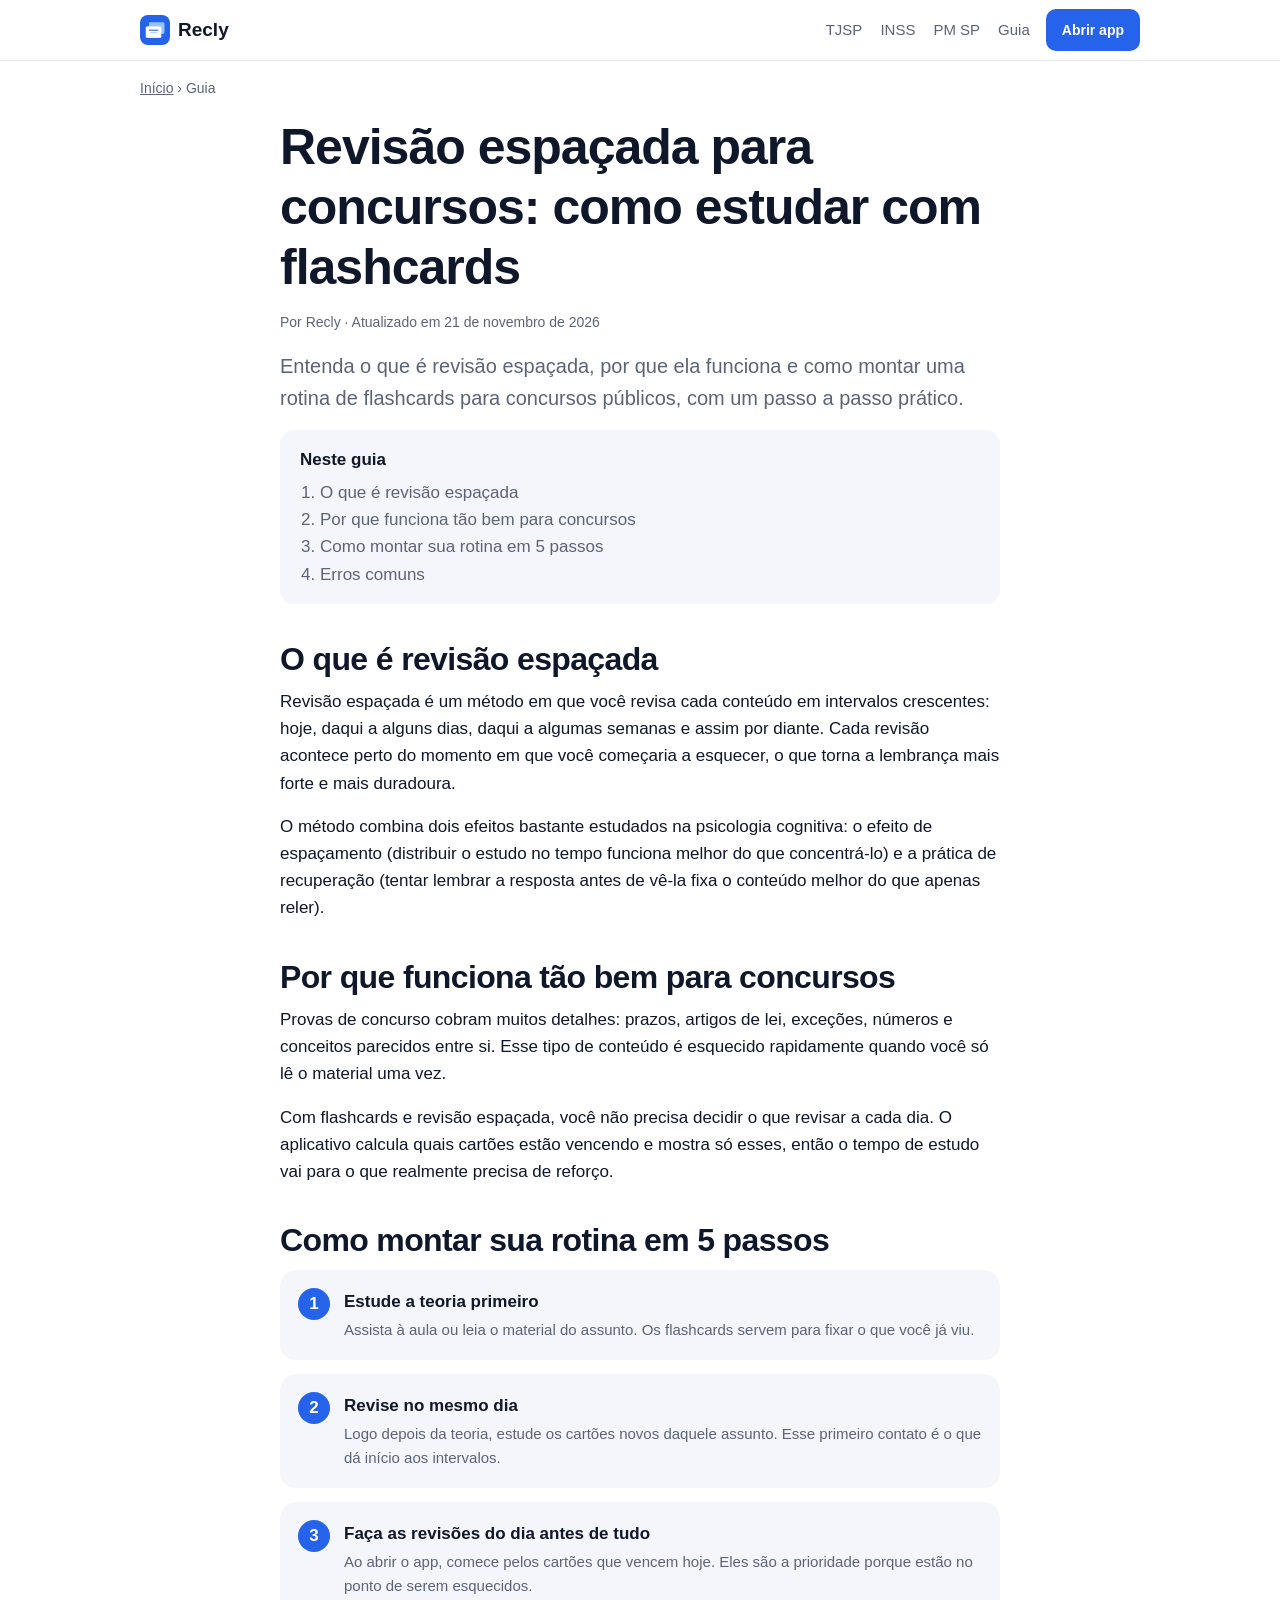
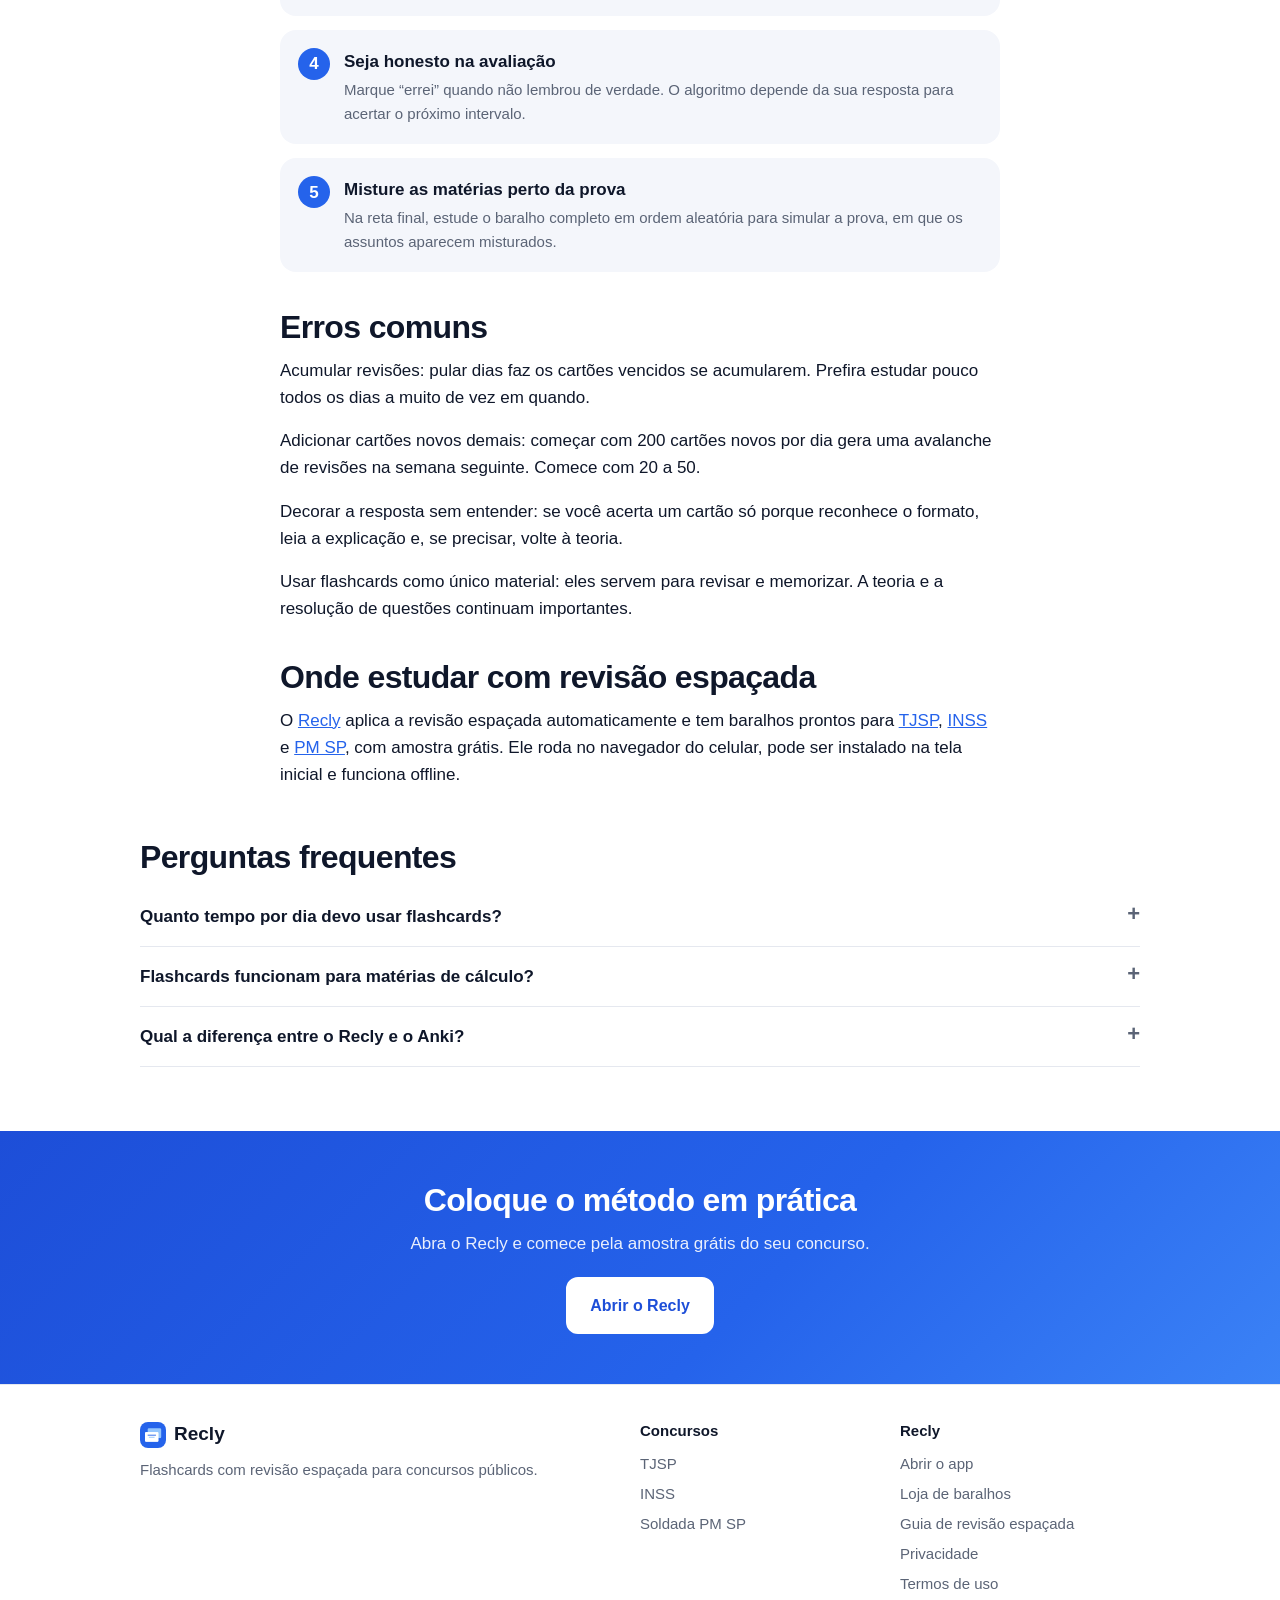
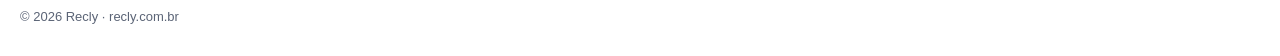
<file: guia/revisao-espacada-para-concursos/index.html>
<!doctype html>
<html lang="pt-BR">
<head>
<meta charset="utf-8">
<meta name="viewport" content="width=device-width,initial-scale=1">
<title>Revisão espaçada para concursos: como estudar com flashcards | Recly</title>
<meta name="description" content="Entenda o que é revisão espaçada, por que ela funciona e como montar uma rotina de flashcards para concursos públicos, com um passo a passo prático.">
<link rel="canonical" href="https://recly.com.br/guia/revisao-espacada-para-concursos/">
<meta name="robots" content="index,follow,max-image-preview:large">
<meta name="theme-color" content="#2563eb">
<meta property="og:type" content="website"><meta property="og:locale" content="pt_BR"><meta property="og:site_name" content="Recly">
<meta property="og:title" content="Revisão espaçada para concursos: como estudar com flashcards | Recly"><meta property="og:description" content="Entenda o que é revisão espaçada, por que ela funciona e como montar uma rotina de flashcards para concursos públicos, com um passo a passo prático.">
<meta property="og:url" content="https://recly.com.br/guia/revisao-espacada-para-concursos/"><meta property="og:image" content="https://recly.com.br/og-recly.png">
<meta property="og:image:width" content="1200"><meta property="og:image:height" content="630">
<meta name="twitter:card" content="summary_large_image">
<link rel="icon" type="image/png" href="/icon-192.png"><link rel="apple-touch-icon" href="/apple-touch-icon.png">
<link rel="stylesheet" href="/assets/site.css">
<script type="application/ld+json">
{
 "@context": "https://schema.org",
 "@graph": [
  {
   "@type": "Organization",
   "@id": "https://recly.com.br/#org",
   "name": "Recly",
   "url": "https://recly.com.br/",
   "logo": "https://recly.com.br/icon-512.png"
  },
  {
   "@type": "Article",
   "headline": "Revisão espaçada para concursos: como estudar com flashcards",
   "description": "Entenda o que é revisão espaçada, por que ela funciona e como montar uma rotina de flashcards para concursos públicos, com um passo a passo prático.",
   "inLanguage": "pt-BR",
   "datePublished": "2026-11-21",
   "dateModified": "2026-11-21",
   "author": {
    "@id": "https://recly.com.br/#org"
   },
   "publisher": {
    "@id": "https://recly.com.br/#org"
   },
   "image": "https://recly.com.br/og-recly.png",
   "mainEntityOfPage": "https://recly.com.br/guia/revisao-espacada-para-concursos/"
  },
  {
   "@type": "HowTo",
   "name": "Como montar uma rotina de revisão espaçada para concursos",
   "step": [
    {
     "@type": "HowToStep",
     "name": "Estude a teoria primeiro",
     "text": "Assista à aula ou leia o material do assunto. Os flashcards servem para fixar o que você já viu."
    },
    {
     "@type": "HowToStep",
     "name": "Revise no mesmo dia",
     "text": "Logo depois da teoria, estude os cartões novos daquele assunto. Esse primeiro contato é o que dá início aos intervalos."
    },
    {
     "@type": "HowToStep",
     "name": "Faça as revisões do dia antes de tudo",
     "text": "Ao abrir o app, comece pelos cartões que vencem hoje. Eles são a prioridade porque estão no ponto de serem esquecidos."
    },
    {
     "@type": "HowToStep",
     "name": "Seja honesto na avaliação",
     "text": "Marque “errei” quando não lembrou de verdade. O algoritmo depende da sua resposta para acertar o próximo intervalo."
    },
    {
     "@type": "HowToStep",
     "name": "Misture as matérias perto da prova",
     "text": "Na reta final, estude o baralho completo em ordem aleatória para simular a prova, em que os assuntos aparecem misturados."
    }
   ]
  },
  {
   "@type": "BreadcrumbList",
   "itemListElement": [
    {
     "@type": "ListItem",
     "position": 1,
     "name": "Início",
     "item": "https://recly.com.br/"
    },
    {
     "@type": "ListItem",
     "position": 2,
     "name": "Guia",
     "item": "https://recly.com.br/guia/revisao-espacada-para-concursos/"
    }
   ]
  },
  {
   "@type": "FAQPage",
   "mainEntity": [
    {
     "@type": "Question",
     "name": "Quanto tempo por dia devo usar flashcards?",
     "acceptedAnswer": {
      "@type": "Answer",
      "text": "Entre 20 e 60 minutos por dia costuma ser suficiente para manter as revisões em dia, dependendo de quantos cartões novos você adiciona."
     }
    },
    {
     "@type": "Question",
     "name": "Flashcards funcionam para matérias de cálculo?",
     "acceptedAnswer": {
      "@type": "Answer",
      "text": "Funcionam para fórmulas, propriedades e passos de resolução. Para ganhar velocidade nos cálculos, continue fazendo exercícios."
     }
    },
    {
     "@type": "Question",
     "name": "Qual a diferença entre o Recly e o Anki?",
     "acceptedAnswer": {
      "@type": "Answer",
      "text": "Os dois usam revisão espaçada e o mesmo formato de arquivo (.apkg). O Recly foi feito para o celular, funciona no iPhone direto do navegador e já tem baralhos prontos para concursos."
     }
    }
   ]
  }
 ]
}
</script>
</head>
<body>
<header class="nav"><div class="wrap">
<a class="logo" href="/"><img src="/icon-192.png" alt="" width="30" height="30">Recly</a>
<nav class="links"><a href="/concursos/tjsp/">TJSP</a><a href="/concursos/inss/">INSS</a><a href="/concursos/pmsp/">PM SP</a><a href="/guia/revisao-espacada-para-concursos/">Guia</a></nav>
<a class="btn sm" href="/app/">Abrir app</a>
</div></header>
<main>

<div class="wrap crumbs"><a href="/">Início</a> › Guia</div>
<article class="art wrap">
<h1>Revisão espaçada para concursos: como estudar com flashcards</h1>
<p class="meta">Por Recly · Atualizado em 21 de novembro de 2026</p>
<p class="lead">Entenda o que é revisão espaçada, por que ela funciona e como montar uma rotina de flashcards para concursos públicos, com um passo a passo prático.</p>
<div class="toc"><b>Neste guia</b><ol><li>O que é revisão espaçada</li><li>Por que funciona tão bem para concursos</li><li>Como montar sua rotina em 5 passos</li><li>Erros comuns</li></ol></div>
<h2>O que é revisão espaçada</h2><p>Revisão espaçada é um método em que você revisa cada conteúdo em intervalos crescentes: hoje, daqui a alguns dias, daqui a algumas semanas e assim por diante. Cada revisão acontece perto do momento em que você começaria a esquecer, o que torna a lembrança mais forte e mais duradoura.</p><p>O método combina dois efeitos bastante estudados na psicologia cognitiva: o efeito de espaçamento (distribuir o estudo no tempo funciona melhor do que concentrá-lo) e a prática de recuperação (tentar lembrar a resposta antes de vê-la fixa o conteúdo melhor do que apenas reler).</p><h2>Por que funciona tão bem para concursos</h2><p>Provas de concurso cobram muitos detalhes: prazos, artigos de lei, exceções, números e conceitos parecidos entre si. Esse tipo de conteúdo é esquecido rapidamente quando você só lê o material uma vez.</p><p>Com flashcards e revisão espaçada, você não precisa decidir o que revisar a cada dia. O aplicativo calcula quais cartões estão vencendo e mostra só esses, então o tempo de estudo vai para o que realmente precisa de reforço.</p><h2>Como montar sua rotina em 5 passos</h2><ol class="steps"><li><b>Estude a teoria primeiro</b><span>Assista à aula ou leia o material do assunto. Os flashcards servem para fixar o que você já viu.</span></li><li><b>Revise no mesmo dia</b><span>Logo depois da teoria, estude os cartões novos daquele assunto. Esse primeiro contato é o que dá início aos intervalos.</span></li><li><b>Faça as revisões do dia antes de tudo</b><span>Ao abrir o app, comece pelos cartões que vencem hoje. Eles são a prioridade porque estão no ponto de serem esquecidos.</span></li><li><b>Seja honesto na avaliação</b><span>Marque “errei” quando não lembrou de verdade. O algoritmo depende da sua resposta para acertar o próximo intervalo.</span></li><li><b>Misture as matérias perto da prova</b><span>Na reta final, estude o baralho completo em ordem aleatória para simular a prova, em que os assuntos aparecem misturados.</span></li></ol><h2>Erros comuns</h2><p>Acumular revisões: pular dias faz os cartões vencidos se acumularem. Prefira estudar pouco todos os dias a muito de vez em quando.</p><p>Adicionar cartões novos demais: começar com 200 cartões novos por dia gera uma avalanche de revisões na semana seguinte. Comece com 20 a 50.</p><p>Decorar a resposta sem entender: se você acerta um cartão só porque reconhece o formato, leia a explicação e, se precisar, volte à teoria.</p><p>Usar flashcards como único material: eles servem para revisar e memorizar. A teoria e a resolução de questões continuam importantes.</p>
<h2>Onde estudar com revisão espaçada</h2>
<p>O <a href="/">Recly</a> aplica a revisão espaçada automaticamente e tem baralhos prontos para <a href="/concursos/tjsp/">TJSP</a>, <a href="/concursos/inss/">INSS</a> e <a href="/concursos/pmsp/">PM SP</a>, com amostra grátis. Ele roda no navegador do celular, pode ser instalado na tela inicial e funciona offline.</p>
</article>
<div class="wrap"><section class="sec" id="perguntas"><h2>Perguntas frequentes</h2><div class="faq"><details><summary>Quanto tempo por dia devo usar flashcards?</summary><p>Entre 20 e 60 minutos por dia costuma ser suficiente para manter as revisões em dia, dependendo de quantos cartões novos você adiciona.</p></details><details><summary>Flashcards funcionam para matérias de cálculo?</summary><p>Funcionam para fórmulas, propriedades e passos de resolução. Para ganhar velocidade nos cálculos, continue fazendo exercícios.</p></details><details><summary>Qual a diferença entre o Recly e o Anki?</summary><p>Os dois usam revisão espaçada e o mesmo formato de arquivo (.apkg). O Recly foi feito para o celular, funciona no iPhone direto do navegador e já tem baralhos prontos para concursos.</p></details></div></section></div>
<section class="final"><div class="wrap"><h2>Coloque o método em prática</h2><p>Abra o Recly e comece pela amostra grátis do seu concurso.</p><a class="btn light" href="/app/">Abrir o Recly</a></div></section>
</main>
<footer class="foot"><div class="wrap">
<div><a class="logo" href="/"><img src="/icon-192.png" alt="" width="26" height="26">Recly</a>
<p>Flashcards com revisão espaçada para concursos públicos.</p></div>
<div><b>Concursos</b><a href="/concursos/tjsp/">TJSP</a><a href="/concursos/inss/">INSS</a><a href="/concursos/pmsp/">Soldada PM SP</a></div>
<div><b>Recly</b><a href="/app/">Abrir o app</a><a href="/app/#loja">Loja de baralhos</a><a href="/guia/revisao-espacada-para-concursos/">Guia de revisão espaçada</a><a href="/privacidade/">Privacidade</a><a href="/termos/">Termos de uso</a></div>
</div><p class="copy wrap">© 2026 Recly · recly.com.br</p></footer>
<script src="/assets/site.js" defer></script>
</body>
</html>
</file>
<file: assets/site.css>
:root{--bg:#fff;--soft:#f4f6fb;--fg:#0f172a;--mut:#5b6476;--line:#e5e8ef;--pri:#2563eb;--pri2:#1d4ed8;--ok:#16a34a}
@media(prefers-color-scheme:dark){:root{--bg:#0b0f17;--soft:#131a26;--fg:#eef2f8;--mut:#9aa4b5;--line:#232c3b;--pri:#3b82f6;--pri2:#60a5fa}}
*{box-sizing:border-box}html{scroll-behavior:smooth}
body{margin:0;background:var(--bg);color:var(--fg);font:17px/1.6 -apple-system,BlinkMacSystemFont,"Segoe UI",Roboto,Helvetica,Arial,sans-serif;-webkit-text-size-adjust:100%}
a{color:var(--pri)}img{max-width:100%}
.wrap{max-width:1040px;margin:0 auto;padding:0 20px}
h1,h2,h3{line-height:1.2;letter-spacing:-.02em}h1{font-size:clamp(30px,5.4vw,50px);margin:12px 0 14px}h2{font-size:clamp(23px,3.4vw,32px);margin:0 0 10px}h3{font-size:18px;margin:0 0 6px}
.nav{position:sticky;top:0;z-index:5;background:color-mix(in srgb,var(--bg) 88%,transparent);backdrop-filter:saturate(1.4) blur(10px);-webkit-backdrop-filter:saturate(1.4) blur(10px);border-bottom:1px solid var(--line)}
.nav .wrap{display:flex;align-items:center;gap:16px;height:60px}
.logo{display:flex;align-items:center;gap:8px;font-weight:800;font-size:19px;color:var(--fg);text-decoration:none}.logo img{border-radius:8px}
.links{display:flex;gap:18px;margin-left:auto}.links a{color:var(--mut);text-decoration:none;font-size:15px;font-weight:500}.links a:hover{color:var(--fg)}
@media(max-width:640px){.links{display:none}.nav .btn{margin-left:auto}}
.btn{display:inline-flex;align-items:center;justify-content:center;gap:8px;background:var(--pri);color:#fff;text-decoration:none;font-weight:700;padding:14px 22px;border-radius:12px;font-size:16px;border:2px solid var(--pri)}
.btn:hover{background:var(--pri2);border-color:var(--pri2)}.btn.sm{padding:8px 14px;font-size:14px;border-radius:10px}
.btn.ghost{background:transparent;color:var(--pri)}.btn.ghost:hover{background:color-mix(in srgb,var(--pri) 8%,transparent)}
.btn.light{background:#fff;color:#1d4ed8;border-color:#fff}
.hero{padding:56px 0 40px;background:radial-gradient(80% 120% at 100% 0%,color-mix(in srgb,var(--pri) 16%,transparent),transparent 60%)}
.hero.sm{padding:24px 0 30px}
.pill{display:inline-block;font-size:13px;font-weight:700;color:var(--pri);background:color-mix(in srgb,var(--pri) 10%,transparent);padding:5px 12px;border-radius:99px}
.lead{font-size:clamp(17px,2.2vw,20px);color:var(--mut);max-width:720px;margin:0 0 22px}
.cta{display:flex;gap:10px;flex-wrap:wrap}
.ticks{list-style:none;padding:0;margin:20px 0 0;display:flex;flex-wrap:wrap;gap:8px 20px;color:var(--mut);font-size:15px}
.ticks li::before{content:"✓";color:var(--ok);font-weight:800;margin-right:6px}
.sec{padding:34px 0}.sub{color:var(--mut);margin:0 0 18px}.note{color:var(--mut);font-size:14px;margin-top:14px}
.crumbs{font-size:14px;color:var(--mut);padding-top:16px}.crumbs a{color:var(--mut)}
.cgrid{display:grid;grid-template-columns:repeat(auto-fit,minmax(240px,1fr));gap:14px}
.ccard{display:flex;flex-direction:column;gap:4px;text-decoration:none;color:var(--fg);background:var(--soft);border:1px solid var(--line);border-radius:18px;padding:20px;transition:transform .15s,border-color .15s}
.ccard:hover{transform:translateY(-2px);border-color:var(--pri)}.ccard h3{font-size:26px;margin:2px 0}.ccard p{margin:0;color:var(--mut);font-size:15px}
.ck{font-size:12px;font-weight:700;text-transform:uppercase;letter-spacing:.06em;color:var(--pri)}
.cprice{font-weight:800;font-size:18px;margin-top:8px}.cprice:empty{display:none}.more{margin-top:auto;padding-top:10px;color:var(--pri);font-weight:700;font-size:15px}
.steps{list-style:none;padding:0;margin:0;counter-reset:s;display:grid;grid-template-columns:repeat(auto-fit,minmax(230px,1fr));gap:14px}
.steps li{counter-increment:s;background:var(--soft);border-radius:16px;padding:18px 18px 18px 64px;position:relative;display:flex;flex-direction:column;gap:3px}
.steps li::before{content:counter(s);position:absolute;left:18px;top:18px;width:32px;height:32px;border-radius:99px;background:var(--pri);color:#fff;font-weight:800;display:flex;align-items:center;justify-content:center}
.steps span{color:var(--mut);font-size:15px}
.two{display:grid;grid-template-columns:repeat(auto-fit,minmax(280px,1fr));gap:10px 30px}.two p{margin:0 0 12px;color:var(--mut)}
.feat{display:grid;grid-template-columns:repeat(auto-fit,minmax(220px,1fr));gap:12px}
.feat div{border:1px solid var(--line);border-radius:16px;padding:16px;display:flex;flex-direction:column;gap:4px}.feat span{color:var(--mut);font-size:15px}
.faq details{border-bottom:1px solid var(--line);padding:4px 0}.faq summary{cursor:pointer;font-weight:600;padding:12px 0;list-style:none;display:flex;justify-content:space-between;gap:12px}
.faq summary::-webkit-details-marker{display:none}.faq summary::after{content:"+";color:var(--mut);font-size:22px;line-height:1}.faq details[open] summary::after{content:"–"}
.faq p{margin:0 0 14px;color:var(--mut)}
.chips{list-style:none;padding:0;margin:0;display:flex;flex-wrap:wrap;gap:8px}.chips li{background:var(--soft);border:1px solid var(--line);padding:7px 13px;border-radius:99px;font-size:15px}
.tips{display:grid;grid-template-columns:repeat(auto-fit,minmax(240px,1fr));gap:14px}.tips div{background:var(--soft);border-radius:16px;padding:18px}.tips p{margin:0;color:var(--mut);font-size:15px}
.others{display:flex;flex-direction:column;gap:8px}
.prod{display:grid;gap:16px}
.pcard2{display:grid;grid-template-columns:minmax(0,320px) 1fr;gap:22px;background:var(--soft);border:1px solid var(--line);border-radius:20px;padding:18px;align-items:start}
@media(max-width:700px){.pcard2{grid-template-columns:1fr}}
.pcard2 img,.gcov{width:100%;aspect-ratio:4/3;object-fit:cover;border-radius:14px}
.gcov{display:flex;align-items:flex-end;padding:18px;background:linear-gradient(150deg,var(--c),color-mix(in srgb,var(--c) 50%,#000));color:#fff;font-weight:800;font-size:24px;line-height:1.15}
.pbody h3{font-size:22px}.price{margin:8px 0 2px}.price b{font-size:30px;font-weight:800}.price s{color:var(--mut)}.meta{color:var(--mut);font-size:14px;margin:2px 0}
.pbody .ticks{flex-direction:column;gap:6px;margin:12px 0 16px}
.final{background:linear-gradient(135deg,#1d4ed8,#2563eb 60%,#3b82f6);color:#fff;text-align:center;padding:50px 0;margin-top:30px}.final p{opacity:.9;margin:0 0 20px}
.art{max-width:760px;padding-top:6px}.art p{margin:0 0 16px}.art h2{margin-top:36px}.meta{color:var(--mut);font-size:14px}
.toc{background:var(--soft);border-radius:14px;padding:16px 20px;margin:10px 0 10px}.toc ol{margin:6px 0 0;padding-left:20px;color:var(--mut)}
.art .steps{grid-template-columns:1fr}
.foot{border-top:1px solid var(--line);padding:34px 0 20px;margin-top:0;font-size:15px}
.foot .wrap:first-child{display:grid;grid-template-columns:2fr 1fr 1fr;gap:20px}@media(max-width:640px){.foot .wrap:first-child{grid-template-columns:1fr}}
.foot p{color:var(--mut);margin:8px 0}.foot div>a:not(.logo){display:block;color:var(--mut);text-decoration:none;padding:3px 0}.foot b{display:block;margin-bottom:6px}
.copy{color:var(--mut);font-size:13px;margin-top:20px}
</file>
